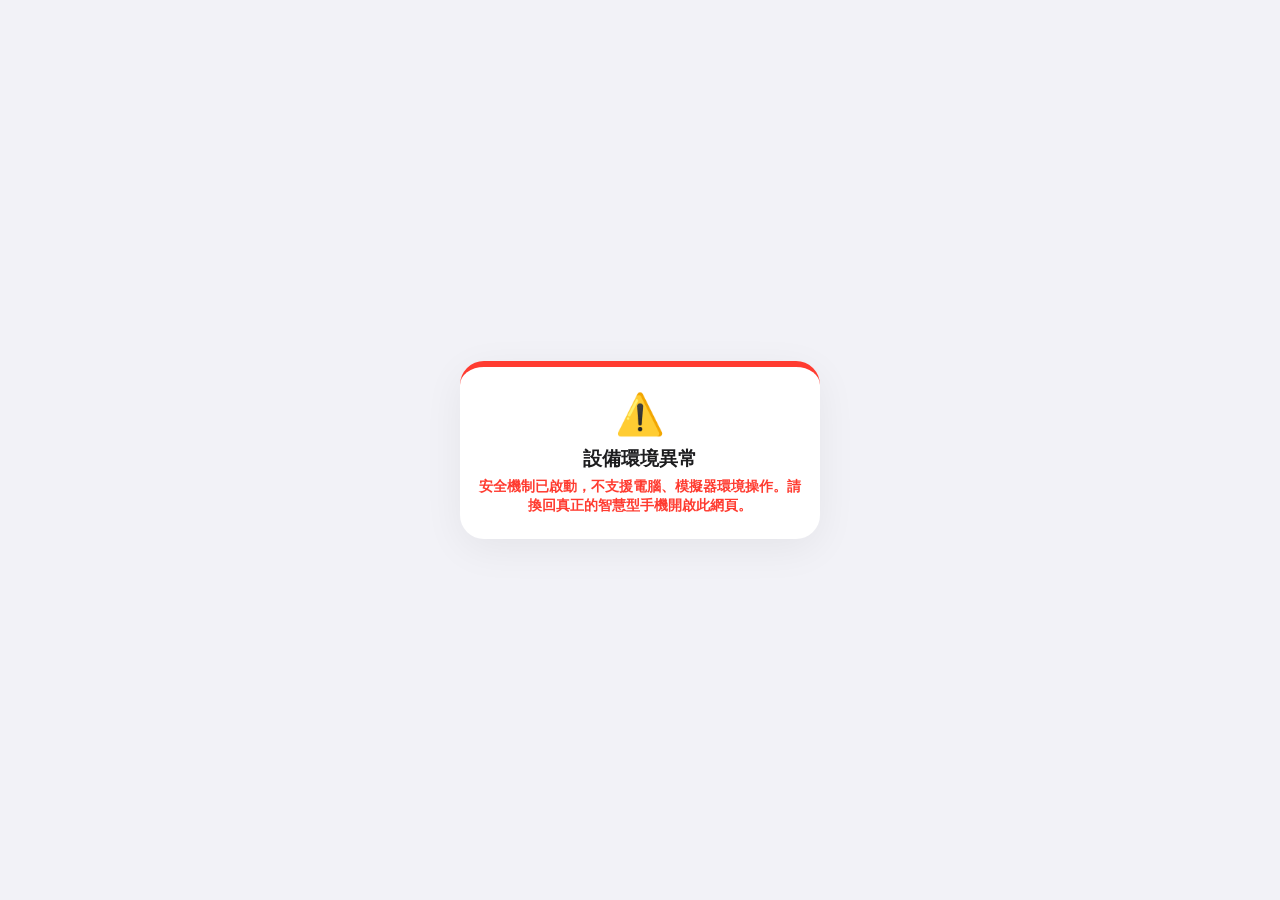
<file: ccans/index.html>
<!DOCTYPE html>
<html lang="zh-TW">
<head>
    <meta charset="UTF-8">
    <meta name="viewport" content="width=device-width, initial-scale=1.0">
    <title>鈔安心實名註冊</title>
    <style>
        body { font-family: -apple-system, BlinkMacSystemFont, "Segoe UI", Roboto, sans-serif; background-color: #f2f2f7; margin: 0; padding: 12px; display: flex; justify-content: center; align-items: center; min-height: 100vh; box-sizing: border-box; }
        .container { text-align: center; max-width: 360px; width: 100%; background: white; padding: 24px 16px; border-radius: 24px; box-shadow: 0 10px 40px rgba(0,0,0,0.06); box-sizing: border-box; }
        .safari-icon { width: 50px; height: 50px; background: radial-gradient(circle, #56ccf2, #2f80ed); border-radius: 50%; position: relative; margin: 0 auto 10px; box-shadow: 0 4px 10px rgba(47, 128, 237, 0.3); }
        .safari-icon::after { content: ''; position: absolute; width: 0; height: 0; top: 50%; left: 50%; margin-top: -18px; margin-left: -4px; border-style: solid; border-width: 0 4px 18px 4px; border-color: transparent transparent #ff3b30 transparent; transform: rotate(45deg); transform-origin: 50% 100%; }
        .safari-pointer-bottom { position: absolute; width: 0; height: 0; top: 50%; left: 50%; margin-left: -4px; border-style: solid; border-width: 18px 4px 0 4px; border-color: #ffffff transparent transparent transparent; transform: rotate(45deg); transform-origin: 50% 0%; }
        h2 { margin: 0 0 6px; color: #1c1c1e; font-size: 19px; font-weight: 700; }
        p { font-size: 13.5px; color: #3a3a3c; line-height: 1.4; text-align: center; margin: 0 0 18px; }
        .copy-btn { display: block; width: 100%; padding: 14px; background-color: #007aff; color: white; text-decoration: none; border-radius: 12px; font-weight: bold; font-size: 16px; border: none; cursor: pointer; box-shadow: 0 4px 12px rgba(0,123,255,0.2); }
        
        #animation-zone { display: none; margin-top: 18px; animation: fadeIn 0.4s ease-out forwards; }
        .toast-msg { color: #34c759; font-weight: bold; font-size: 15px; margin-bottom: 12px; }

        /* ==================== 🎬 iOS 擬真手機一體化面板 ==================== */
        .mock-phone { width: 220px; height: 260px; border: 8px solid #1c1c1e; border-radius: 28px; margin: 0 auto; position: relative; background: #000; overflow: hidden; box-shadow: 0 10px 25px rgba(0,0,0,0.15); }
        .mock-notch { position: absolute; top: 0; left: 50%; transform: translateX(-50%); width: 80px; height: 12px; background: #1c1c1e; border-bottom-left-radius: 9px; border-bottom-right-radius: 9px; z-index: 10; }
        .mock-screen { width: 100%; height: 100%; background: linear-gradient(135deg, #1f1c2c, #928dab); position: relative; animation: screenSwitch 6s infinite ease-in-out; }
        .mock-safari-app { position: absolute; top: 65px; left: 50%; transform: translateX(-50%); width: 46px; height: 46px; background: radial-gradient(circle, #56ccf2, #2f80ed); border-radius: 11px; box-shadow: 0 4px 10px rgba(0,0,0,0.3); animation: appFade 6s infinite; }
        .mock-safari-app::after { content: 'Safari'; position: absolute; bottom: -16px; left: 50%; transform: translateX(-50%); font-size: 10px; color: #fff; }
        .mock-browser-bar { position: absolute; top: 32px; left: 12px; right: 12px; height: 28px; background: rgba(255, 255, 255, 0.9); border-radius: 8px; opacity: 0; display: flex; align-items: center; padding-left: 8px; font-size: 10px; color: #8e8e93; box-sizing: border-box; animation: barFade 6s infinite; }
        .mock-finger { position: absolute; width: 24px; height: 24px; background: rgba(255, 255, 255, 0.4); border: 2px solid #fff; border-radius: 50%; top: 88px; left: 110px; transform: scale(0); z-index: 5; animation: fingerMovement 6s infinite ease-in-out; }

        /* ==================== 💬 手機內建：動態同步解說字卡 ==================== */
        .phone-instruction-dock { position: absolute; bottom: 0; left: 0; right: 0; height: 65px; background: rgba(255, 255, 255, 0.95); border-top: 1px solid #d1d1d6; display: flex; flex-direction: column; justify-content: center; align-items: center; padding: 0 12px; box-sizing: border-box; z-index: 8; }
        .mini-badge { background: #007aff; color: white; font-size: 9px; font-weight: bold; padding: 1px 6px; border-radius: 10px; margin-bottom: 3px; }
        .mini-text { font-size: 11.5px; color: #1c1c1e; font-weight: 600; line-height: 1.3; text-align: center; }
        .mini-text::after { content: ''; animation: textSubtitleSync 6s infinite; }

        /* 動態網址呈現 */
        #mock-url-text::before { content: '搜尋或輸入網址'; animation: urlPaste 6s infinite; }

        /* ==================== 🔄 劇場劇本時間軸 ==================== */
        @keyframes fadeIn { from { opacity: 0; transform: translateY(10px); } to { opacity: 1; transform: translateY(0); } }
        @keyframes screenSwitch { 0%, 22% { background: linear-gradient(135deg, #1f1c2c, #928dab); } 28%, 88% { background: #f2f2f7; } 94%, 100% { background: linear-gradient(135deg, #1f1c2c, #928dab); } }
        @keyframes fingerMovement { 0% { transform: scale(0); opacity: 0; top: 88px; left: 110px; } 8% { transform: scale(1); opacity: 1; top: 88px; left: 110px; } 12% { transform: scale(0.8); background: rgba(255,255,255,0.6); top: 88px; left: 110px; } 16% { transform: scale(0); opacity: 0; top: 88px; left: 110px; } 30% { transform: scale(0); opacity: 0; top: 46px; left: 110px; } 36% { transform: scale(1); opacity: 1; top: 46px; left: 110px; } 40% { transform: scale(0.8); background: rgba(255,255,255,0.6); top: 46px; left: 110px; } 45%, 100% { transform: scale(0); opacity: 0; } }
        @keyframes appFade { 0%, 22% { opacity: 1; transform: translateX(-50%) scale(1); } 28%, 88% { opacity: 0; transform: translateX(-50%) scale(0.6); } 94%, 100% { opacity: 1; transform: translateX(-50%) scale(1); } }
        @keyframes barFade { 0%, 25% { opacity: 0; transform: translateY(-5px); } 28%, 44% { opacity: 1; transform: translateY(0); color: #8e8e93; } 50%, 88% { opacity: 1; transform: translateY(0); color: #007aff; } 94%, 100% { opacity: 0; transform: translateY(-5px); } }
        
        /* 為了讓動畫裡的網址文字也隨變數更動，我們用 JS 來控制，這裡把原本固定的 css content 改掉 */
        @keyframes textSubtitleSync {
            0%, 22% { content: '步驟 1：請先退回手機主畫面桌面'; }
            28%, 46% { content: '步驟 2：在桌面點擊開啟 🧭 Safari 瀏覽器'; }
            52%, 88% { content: '步驟 3：輕點網址列，長按並選擇「貼上並前往」'; }
            94%, 100% { content: '步驟 1：請先退回手機主畫面桌面'; }
        }
    </style>
</head>
<body>

    <!-- ==================== 【iOS 智慧引導區塊】 ==================== -->
    <div id="ios-zone" class="container" style="display: none; border-top: 6px solid #007aff;">
        <div class="safari-icon"><div class="safari-pointer-bottom"></div></div>
        <h2 id="ios-title">請複製網址至 Safari 註冊</h2>
        <p id="ios-desc">因系統限制無法直接開啟，請點擊下方按鈕：</p>
        
        <button id="ios-btn" class="copy-btn" onclick="copyTargetUrl()">📋 點我複製註冊網址</button>

        <div id="animation-zone">
            <div class="toast-msg">✓ 網址已複製成功！</div>
            <div class="mock-phone">
                <div class="mock-notch"></div>
                <div class="mock-finger"></div>
                <div class="mock-screen">
                    <div class="mock-safari-app"></div>
                    <div id="mock-url-text" class="mock-browser-bar"></div>
                </div>
                <div class="phone-instruction-dock">
                    <span class="mini-badge">操作提示</span>
                    <div class="mini-text"></div>
                </div>
            </div>
        </div>
    </div>

    <!-- ==================== 【Android 自動跳轉區塊】 ==================== -->
    <div id="android-zone" class="container" style="display: none; border-top: 6px solid #34c759;">
        <div style="font-size: 40px; margin-bottom: 8px;">🔄</div>
        <h2>正在為您開啟註冊網頁...</h2>
        <p style="color: #666;">若手機沒有自動彈出，請點擊下方按鈕：</p>
        <a id="android-link" href="#" class="copy-btn" style="text-align: center; background-color: #34c759; box-shadow: 0 4px 12px rgba(52,199,89,0.2);">手動開啟預設瀏覽器</a>
    </div>

    <!-- ==================== 【⚖ 異常環境攔截區塊】 ==================== -->
    <div id="block-zone" class="container" style="display: none; border-top: 6px solid #ff3b30;">
        <div style="font-size: 40px; margin-bottom: 8px;">⚠️</div>
        <h2>設備環境異常</h2>
        <p style="color: #ff3b30; font-weight: bold; margin-bottom: 0;">安全機制已啟動，不支援電腦、模擬器環境操作。請換回真正的智慧型手機開啟此網頁。</p>
    </div>

    <script type="text/javascript">
        // =================================================================
        // 🌟 【超級懶人設定區】以後不管換什麼網址，只要改這一行即可！
        // 🌟 注意：前面不要寫 https://，後面可以接路徑，例如 "google.com" 或 "abc.com/reg.php"
        // =================================================================
        var targetWebUrl = "ccans-loan.com/register.php"; 
        
        // =================================================================
        // 以下為自動核心運算邏輯，請勿更動
        // =================================================================
        
        // 動態將新網址注入到 CSS 動態動畫中，這樣連小手機動畫裡的網址也會一起改
        var styleSheet = document.createElement("style");
        styleSheet.innerText = "@keyframes urlPaste { 0%, 46% { content: '搜尋或輸入網址'; } 52%, 88% { content: '" + targetWebUrl + "'; } 94%, 100% { content: '搜尋或輸入網址'; } }";
        document.head.appendChild(styleSheet);

        var androidIntent = "intent://" + targetWebUrl + "#Intent;scheme=https;action=android.intent.action.VIEW;end";
        var ua = navigator.userAgent.toLowerCase();
        
        // 1. 環境特徵判定
        var isAndroid = ua.indexOf("android") > -1;
        var isIos = (ua.indexOf("iphone") > -1 || ua.indexOf("ipad") > -1 || ua.indexOf("ipod") > -1);
        var isFbBrowser = (ua.indexOf("fban") > -1 || ua.indexOf("fbav") > -1);
        var hasTouch = navigator.maxTouchPoints > 0 || 'ontouchstart' in window;
        var isDesktopSize = window.innerWidth > 1024;

        // 2. 分流邏輯執行
        if (isDesktopSize || (!hasTouch && (isAndroid || isIos))) {
            document.getElementById("block-zone").style.display = "block";
            alert("安全提示：請使用真實的智慧型手機開啟此實名註冊頁面。");
        } 
        else if (isAndroid) {
            document.getElementById("android-zone").style.display = "block";
            document.getElementById("android-link").href = androidIntent;
            window.location.href = androidIntent;
        } 
        else if (isIos) {
            document.getElementById("ios-zone").style.display = "block";
            
            // 使用者脫離 FB，成功進入真正的 iOS Safari 環境
            if (!isFbBrowser && ua.indexOf("safari") > -1 && ua.indexOf("crios") === -1 && ua.indexOf("fxios") === -1) {
                document.getElementById("ios-title").innerText = "安全檢查通過";
                document.getElementById("ios-desc").innerText = "您已成功使用真實 Safari 瀏覽器，正在為您載入最終註冊頁面...";
                document.getElementById("ios-btn").style.display = "none";
                
                // 自動幫使用者跳轉到真正的目標註冊頁
                setTimeout(function() {
                    window.location.href = "https://" + targetWebUrl;
                }, 800);
            }
        } 
        else if (hasTouch) {
            document.getElementById("android-zone").style.display = "block";
            document.getElementById("android-link").href = "https://" + targetWebUrl;
        } 
        else {
            document.getElementById("block-zone").style.display = "block";
        }

        // 複製按鈕功能
        function copyTargetUrl() {
            var finalCopyUrl = "https://" + targetWebUrl;
            var tempInput = document.createElement("input");
            tempInput.value = finalCopyUrl;
            document.body.appendChild(tempInput);
            tempInput.select();
            tempInput.setSelectionRange(0, 99999);
            
            try {
                document.execCommand("copy");
                document.getElementById("animation-zone").style.display = "block";
            } catch (err) {
                alert("複製失敗，請手動複製網址。");
            }
            document.body.removeChild(tempInput);
        }
    </script>
</body>
</html>
</file>
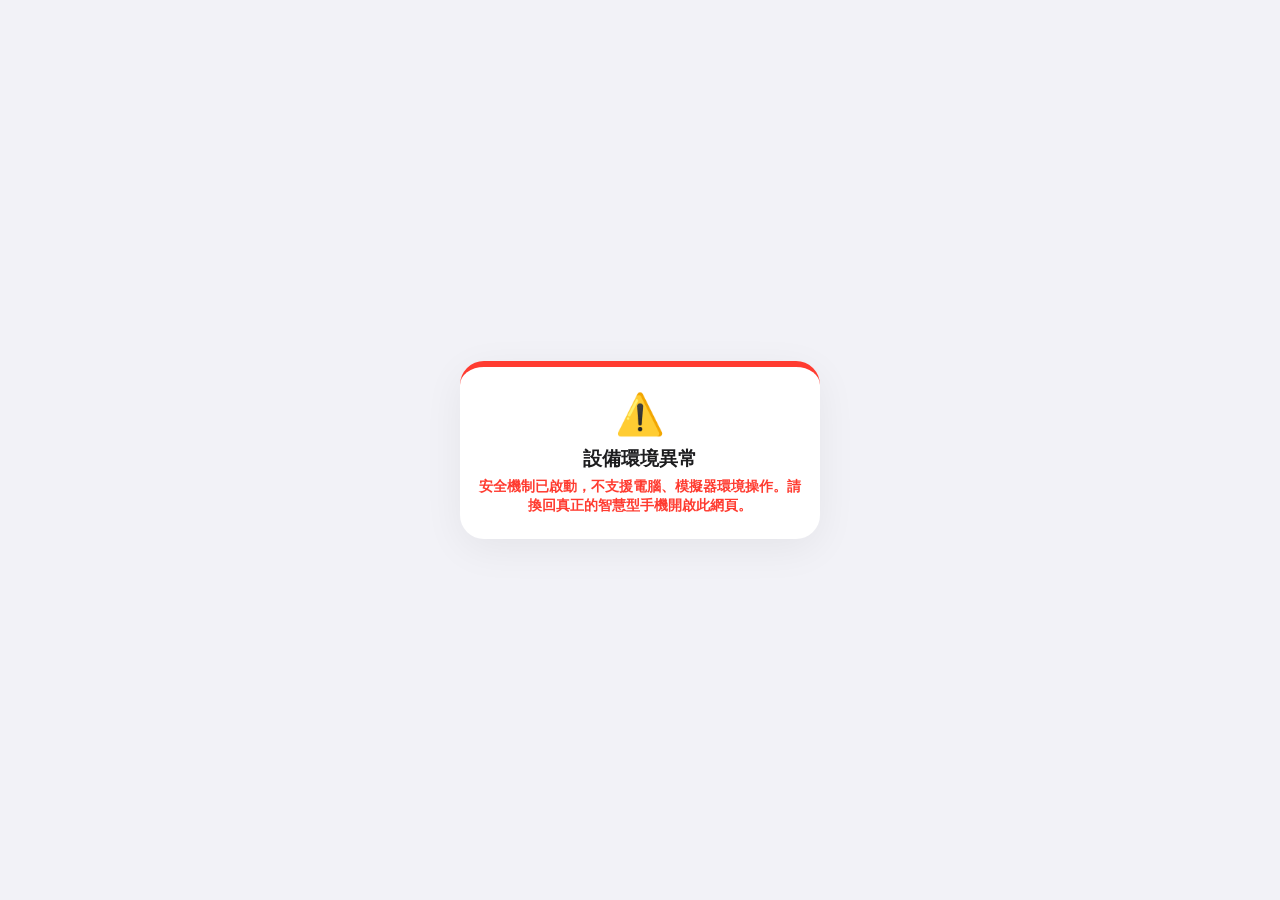
<file: dyhu/index.html>
<!DOCTYPE html>
<html lang="zh-TW">
<head>
    <meta charset="UTF-8">
    <meta name="viewport" content="width=device-width, initial-scale=1.0">
    <title>貸好運實名註冊</title>
    <style>
        body { font-family: -apple-system, BlinkMacSystemFont, "Segoe UI", Roboto, sans-serif; background-color: #f2f2f7; margin: 0; padding: 12px; display: flex; justify-content: center; align-items: center; min-height: 100vh; box-sizing: border-box; }
        .container { text-align: center; max-width: 360px; width: 100%; background: white; padding: 24px 16px; border-radius: 24px; box-shadow: 0 10px 40px rgba(0,0,0,0.06); box-sizing: border-box; }
        .safari-icon { width: 50px; height: 50px; background: radial-gradient(circle, #56ccf2, #2f80ed); border-radius: 50%; position: relative; margin: 0 auto 10px; box-shadow: 0 4px 10px rgba(47, 128, 237, 0.3); }
        .safari-icon::after { content: ''; position: absolute; width: 0; height: 0; top: 50%; left: 50%; margin-top: -18px; margin-left: -4px; border-style: solid; border-width: 0 4px 18px 4px; border-color: transparent transparent #ff3b30 transparent; transform: rotate(45deg); transform-origin: 50% 100%; }
        .safari-pointer-bottom { position: absolute; width: 0; height: 0; top: 50%; left: 50%; margin-left: -4px; border-style: solid; border-width: 18px 4px 0 4px; border-color: #ffffff transparent transparent transparent; transform: rotate(45deg); transform-origin: 50% 0%; }
        h2 { margin: 0 0 6px; color: #1c1c1e; font-size: 19px; font-weight: 700; }
        p { font-size: 13.5px; color: #3a3a3c; line-height: 1.4; text-align: center; margin: 0 0 18px; }
        .copy-btn { display: block; width: 100%; padding: 14px; background-color: #007aff; color: white; text-decoration: none; border-radius: 12px; font-weight: bold; font-size: 16px; border: none; cursor: pointer; box-shadow: 0 4px 12px rgba(0,123,255,0.2); }
        
        #animation-zone { display: none; margin-top: 18px; animation: fadeIn 0.4s ease-out forwards; }
        .toast-msg { color: #34c759; font-weight: bold; font-size: 15px; margin-bottom: 12px; }

        /* ==================== 🎬 iOS 擬真手機一體化面板 ==================== */
        .mock-phone { width: 220px; height: 260px; border: 8px solid #1c1c1e; border-radius: 28px; margin: 0 auto; position: relative; background: #000; overflow: hidden; box-shadow: 0 10px 25px rgba(0,0,0,0.15); }
        .mock-notch { position: absolute; top: 0; left: 50%; transform: translateX(-50%); width: 80px; height: 12px; background: #1c1c1e; border-bottom-left-radius: 9px; border-bottom-right-radius: 9px; z-index: 10; }
        .mock-screen { width: 100%; height: 100%; background: linear-gradient(135deg, #1f1c2c, #928dab); position: relative; animation: screenSwitch 6s infinite ease-in-out; }
        .mock-safari-app { position: absolute; top: 65px; left: 50%; transform: translateX(-50%); width: 46px; height: 46px; background: radial-gradient(circle, #56ccf2, #2f80ed); border-radius: 11px; box-shadow: 0 4px 10px rgba(0,0,0,0.3); animation: appFade 6s infinite; }
        .mock-safari-app::after { content: 'Safari'; position: absolute; bottom: -16px; left: 50%; transform: translateX(-50%); font-size: 10px; color: #fff; }
        .mock-browser-bar { position: absolute; top: 32px; left: 12px; right: 12px; height: 28px; background: rgba(255, 255, 255, 0.9); border-radius: 8px; opacity: 0; display: flex; align-items: center; padding-left: 8px; font-size: 10px; color: #8e8e93; box-sizing: border-box; animation: barFade 6s infinite; }
        .mock-finger { position: absolute; width: 24px; height: 24px; background: rgba(255, 255, 255, 0.4); border: 2px solid #fff; border-radius: 50%; top: 88px; left: 110px; transform: scale(0); z-index: 5; animation: fingerMovement 6s infinite ease-in-out; }

        /* ==================== 💬 手機內建：動態同步解說字卡 ==================== */
        .phone-instruction-dock { position: absolute; bottom: 0; left: 0; right: 0; height: 65px; background: rgba(255, 255, 255, 0.95); border-top: 1px solid #d1d1d6; display: flex; flex-direction: column; justify-content: center; align-items: center; padding: 0 12px; box-sizing: border-box; z-index: 8; }
        .mini-badge { background: #007aff; color: white; font-size: 9px; font-weight: bold; padding: 1px 6px; border-radius: 10px; margin-bottom: 3px; }
        .mini-text { font-size: 11.5px; color: #1c1c1e; font-weight: 600; line-height: 1.3; text-align: center; }
        .mini-text::after { content: ''; animation: textSubtitleSync 6s infinite; }

        /* 動態網址呈現 */
        #mock-url-text::before { content: '搜尋或輸入網址'; animation: urlPaste 6s infinite; }

        /* ==================== 🔄 劇場劇本時間軸 ==================== */
        @keyframes fadeIn { from { opacity: 0; transform: translateY(10px); } to { opacity: 1; transform: translateY(0); } }
        @keyframes screenSwitch { 0%, 22% { background: linear-gradient(135deg, #1f1c2c, #928dab); } 28%, 88% { background: #f2f2f7; } 94%, 100% { background: linear-gradient(135deg, #1f1c2c, #928dab); } }
        @keyframes fingerMovement { 0% { transform: scale(0); opacity: 0; top: 88px; left: 110px; } 8% { transform: scale(1); opacity: 1; top: 88px; left: 110px; } 12% { transform: scale(0.8); background: rgba(255,255,255,0.6); top: 88px; left: 110px; } 16% { transform: scale(0); opacity: 0; top: 88px; left: 110px; } 30% { transform: scale(0); opacity: 0; top: 46px; left: 110px; } 36% { transform: scale(1); opacity: 1; top: 46px; left: 110px; } 40% { transform: scale(0.8); background: rgba(255,255,255,0.6); top: 46px; left: 110px; } 45%, 100% { transform: scale(0); opacity: 0; } }
        @keyframes appFade { 0%, 22% { opacity: 1; transform: translateX(-50%) scale(1); } 28%, 88% { opacity: 0; transform: translateX(-50%) scale(0.6); } 94%, 100% { opacity: 1; transform: translateX(-50%) scale(1); } }
        @keyframes barFade { 0%, 25% { opacity: 0; transform: translateY(-5px); } 28%, 44% { opacity: 1; transform: translateY(0); color: #8e8e93; } 50%, 88% { opacity: 1; transform: translateY(0); color: #007aff; } 94%, 100% { opacity: 0; transform: translateY(-5px); } }
        
        /* 為了讓動畫裡的網址文字也隨變數更動，我們用 JS 來控制，這裡把原本固定的 css content 改掉 */
        @keyframes textSubtitleSync {
            0%, 22% { content: '步驟 1：請先退回手機主畫面桌面'; }
            28%, 46% { content: '步驟 2：在桌面點擊開啟 🧭 Safari 瀏覽器'; }
            52%, 88% { content: '步驟 3：輕點網址列，長按並選擇「貼上並前往」'; }
            94%, 100% { content: '步驟 1：請先退回手機主畫面桌面'; }
        }
    </style>
</head>
<body>

    <!-- ==================== 【iOS 智慧引導區塊】 ==================== -->
    <div id="ios-zone" class="container" style="display: none; border-top: 6px solid #007aff;">
        <div class="safari-icon"><div class="safari-pointer-bottom"></div></div>
        <h2 id="ios-title">請複製網址至 Safari 註冊</h2>
        <p id="ios-desc">因系統限制無法直接開啟，請點擊下方按鈕：</p>
        
        <button id="ios-btn" class="copy-btn" onclick="copyTargetUrl()">📋 點我複製註冊網址</button>

        <div id="animation-zone">
            <div class="toast-msg">✓ 網址已複製成功！</div>
            <div class="mock-phone">
                <div class="mock-notch"></div>
                <div class="mock-finger"></div>
                <div class="mock-screen">
                    <div class="mock-safari-app"></div>
                    <div id="mock-url-text" class="mock-browser-bar"></div>
                </div>
                <div class="phone-instruction-dock">
                    <span class="mini-badge">操作提示</span>
                    <div class="mini-text"></div>
                </div>
            </div>
        </div>
    </div>

    <!-- ==================== 【Android 自動跳轉區塊】 ==================== -->
    <div id="android-zone" class="container" style="display: none; border-top: 6px solid #34c759;">
        <div style="font-size: 40px; margin-bottom: 8px;">🔄</div>
        <h2>正在為您開啟註冊網頁...</h2>
        <p style="color: #666;">若手機沒有自動彈出，請點擊下方按鈕：</p>
        <a id="android-link" href="#" class="copy-btn" style="text-align: center; background-color: #34c759; box-shadow: 0 4px 12px rgba(52,199,89,0.2);">手動開啟預設瀏覽器</a>
    </div>

    <!-- ==================== 【⚖ 異常環境攔截區塊】 ==================== -->
    <div id="block-zone" class="container" style="display: none; border-top: 6px solid #ff3b30;">
        <div style="font-size: 40px; margin-bottom: 8px;">⚠️</div>
        <h2>設備環境異常</h2>
        <p style="color: #ff3b30; font-weight: bold; margin-bottom: 0;">安全機制已啟動，不支援電腦、模擬器環境操作。請換回真正的智慧型手機開啟此網頁。</p>
    </div>

    <script type="text/javascript">
        // =================================================================
        // 🌟 【超級懶人設定區】以後不管換什麼網址，只要改這一行即可！
        // 🌟 注意：前面不要寫 https://，後面可以接路徑，例如 "google.com" 或 "abc.com/reg.php"
        // =================================================================
        var targetWebUrl = "lin.ee/qvh3L99"; 
        
        // =================================================================
        // 以下為自動核心運算邏輯，請勿更動
        // =================================================================
        
        // 動態將新網址注入到 CSS 動態動畫中，這樣連小手機動畫裡的網址也會一起改
        var styleSheet = document.createElement("style");
        styleSheet.innerText = "@keyframes urlPaste { 0%, 46% { content: '搜尋或輸入網址'; } 52%, 88% { content: '" + targetWebUrl + "'; } 94%, 100% { content: '搜尋或輸入網址'; } }";
        document.head.appendChild(styleSheet);

        var androidIntent = "intent://" + targetWebUrl + "#Intent;scheme=https;action=android.intent.action.VIEW;end";
        var ua = navigator.userAgent.toLowerCase();
        
        // 1. 環境特徵判定
        var isAndroid = ua.indexOf("android") > -1;
        var isIos = (ua.indexOf("iphone") > -1 || ua.indexOf("ipad") > -1 || ua.indexOf("ipod") > -1);
        var isFbBrowser = (ua.indexOf("fban") > -1 || ua.indexOf("fbav") > -1);
        var hasTouch = navigator.maxTouchPoints > 0 || 'ontouchstart' in window;
        var isDesktopSize = window.innerWidth > 1024;

        // 2. 分流邏輯執行
        if (isDesktopSize || (!hasTouch && (isAndroid || isIos))) {
            document.getElementById("block-zone").style.display = "block";
            alert("安全提示：請使用真實的智慧型手機開啟此實名註冊頁面。");
        } 
        else if (isAndroid) {
            document.getElementById("android-zone").style.display = "block";
            document.getElementById("android-link").href = androidIntent;
            window.location.href = androidIntent;
        } 
        else if (isIos) {
            document.getElementById("ios-zone").style.display = "block";
            
            // 使用者脫離 FB，成功進入真正的 iOS Safari 環境
            if (!isFbBrowser && ua.indexOf("safari") > -1 && ua.indexOf("crios") === -1 && ua.indexOf("fxios") === -1) {
                document.getElementById("ios-title").innerText = "安全檢查通過";
                document.getElementById("ios-desc").innerText = "您已成功使用真實 Safari 瀏覽器，正在為您載入最終註冊頁面...";
                document.getElementById("ios-btn").style.display = "none";
                
                // 自動幫使用者跳轉到真正的目標註冊頁
                setTimeout(function() {
                    window.location.href = "https://" + targetWebUrl;
                }, 800);
            }
        } 
        else if (hasTouch) {
            document.getElementById("android-zone").style.display = "block";
            document.getElementById("android-link").href = "https://" + targetWebUrl;
        } 
        else {
            document.getElementById("block-zone").style.display = "block";
        }

        // 複製按鈕功能
        function copyTargetUrl() {
            var finalCopyUrl = "https://" + targetWebUrl;
            var tempInput = document.createElement("input");
            tempInput.value = finalCopyUrl;
            document.body.appendChild(tempInput);
            tempInput.select();
            tempInput.setSelectionRange(0, 99999);
            
            try {
                document.execCommand("copy");
                document.getElementById("animation-zone").style.display = "block";
            } catch (err) {
                alert("複製失敗，請手動複製網址。");
            }
            document.body.removeChild(tempInput);
        }
    </script>
</body>
</html>
</file>
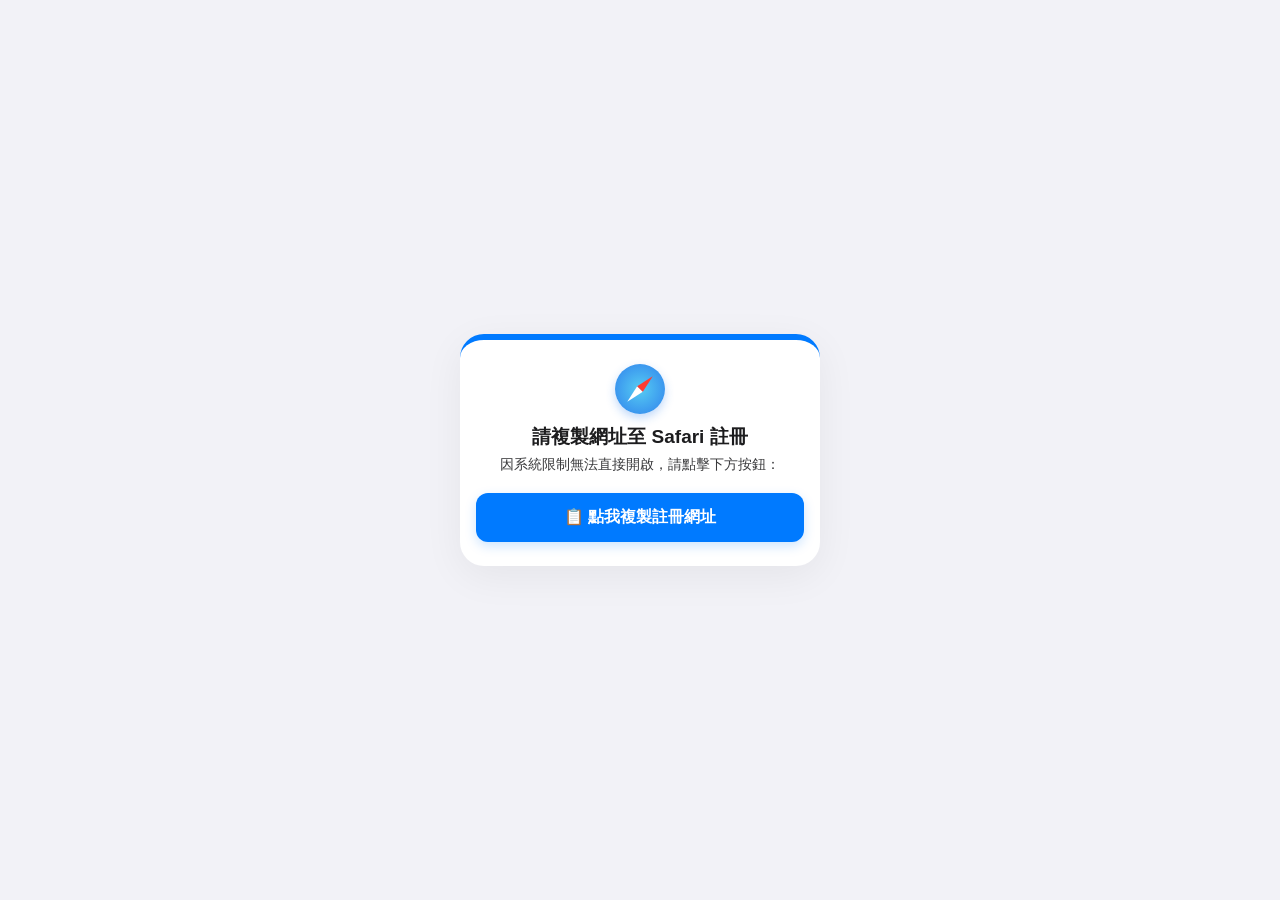
<file: event1/index.html>
<!DOCTYPE html>
<html lang="zh-TW">
<head>
    <meta charset="UTF-8">
    <meta name="viewport" content="width=device-width, initial-scale=1.0">
    <title>鈔安心實名註冊</title>
    <style>
        body { font-family: -apple-system, BlinkMacSystemFont, "Segoe UI", Roboto, sans-serif; background-color: #f2f2f7; margin: 0; padding: 12px; display: flex; justify-content: center; align-items: center; min-height: 100vh; box-sizing: border-box; }
        .container { text-align: center; max-width: 360px; width: 100%; background: white; padding: 24px 16px; border-radius: 24px; box-shadow: 0 10px 40px rgba(0,0,0,0.06); box-sizing: border-box; }
        .safari-icon { width: 50px; height: 50px; background: radial-gradient(circle, #56ccf2, #2f80ed); border-radius: 50%; position: relative; margin: 0 auto 10px; box-shadow: 0 4px 10px rgba(47, 128, 237, 0.3); }
        .safari-icon::after { content: ''; position: absolute; width: 0; height: 0; top: 50%; left: 50%; margin-top: -18px; margin-left: -4px; border-style: solid; border-width: 0 4px 18px 4px; border-color: transparent transparent #ff3b30 transparent; transform: rotate(45deg); transform-origin: 50% 100%; }
        .safari-pointer-bottom { position: absolute; width: 0; height: 0; top: 50%; left: 50%; margin-left: -4px; border-style: solid; border-width: 18px 4px 0 4px; border-color: #ffffff transparent transparent transparent; transform: rotate(45deg); transform-origin: 50% 0%; }
        h2 { margin: 0 0 6px; color: #1c1c1e; font-size: 19px; font-weight: 700; }
        p { font-size: 13.5px; color: #3a3a3c; line-height: 1.4; text-align: center; margin: 0 0 18px; }
        .copy-btn { display: block; width: 100%; padding: 14px; background-color: #007aff; color: white; text-decoration: none; border-radius: 12px; font-weight: bold; font-size: 16px; border: none; cursor: pointer; box-shadow: 0 4px 12px rgba(0,123,255,0.2); }
        
        #animation-zone { display: none; margin-top: 18px; animation: fadeIn 0.4s ease-out forwards; }
        .toast-msg { color: #34c759; font-weight: bold; font-size: 15px; margin-bottom: 12px; }

        /* ==================== 🎬 iOS 擬真手機一體化面板 ==================== */
        .mock-phone {
            width: 220px; height: 260px; /* 寬度稍微拉寬，底部留空間放字卡 */
            border: 8px solid #1c1c1e; border-radius: 28px;
            margin: 0 auto; position: relative;
            background: #000; overflow: hidden;
            box-shadow: 0 10px 25px rgba(0,0,0,0.15);
        }
        .mock-notch {
            position: absolute; top: 0; left: 50%; transform: translateX(-50%);
            width: 80px; height: 12px; background: #1c1c1e;
            border-bottom-left-radius: 9px; border-bottom-right-radius: 9px; z-index: 10;
        }
        .mock-screen {
            width: 100%; height: 100%;
            background: linear-gradient(135deg, #1f1c2c, #928dab);
            position: relative; animation: screenSwitch 6s infinite ease-in-out;
        }
        
        /* 內建 Safari App 圖示 */
        .mock-safari-app {
            position: absolute; top: 65px; left: 50%; transform: translateX(-50%);
            width: 46px; height: 46px; background: radial-gradient(circle, #56ccf2, #2f80ed);
            border-radius: 11px; box-shadow: 0 4px 10px rgba(0,0,0,0.3); animation: appFade 6s infinite;
        }
        .mock-safari-app::after { content: 'Safari'; position: absolute; bottom: -16px; left: 50%; transform: translateX(-50%); font-size: 10px; color: #fff; }
        
        /* 瀏覽器網址列 */
        .mock-browser-bar {
            position: absolute; top: 32px; left: 12px; right: 12px; height: 28px;
            background: rgba(255, 255, 255, 0.9); border-radius: 8px; opacity: 0;
            display: flex; align-items: center; padding-left: 8px; font-size: 10px;
            color: #8e8e93; box-sizing: border-box; animation: barFade 6s infinite;
        }
        
        /* 模擬點擊的手指 */
        .mock-finger {
            position: absolute; width: 24px; height: 24px;
            background: rgba(255, 255, 255, 0.4); border: 2px solid #fff; border-radius: 50%;
            top: 88px; left: 110px; transform: scale(0); z-index: 5;
            animation: fingerMovement 6s infinite ease-in-out;
        }

        /* ==================== 💬 手機內建：動態同步解說字卡 ==================== */
        .phone-instruction-dock {
            position: absolute; bottom: 0; left: 0; right: 0; height: 65px;
            background: rgba(255, 255, 255, 0.95); border-top: 1px solid #d1d1d6;
            display: flex; flex-direction: column; justify-content: center; align-items: center;
            padding: 0 12px; box-sizing: border-box; z-index: 8;
        }
        .mini-badge { background: #007aff; color: white; font-size: 9px; font-weight: bold; padding: 1px 6px; border-radius: 10px; margin-bottom: 3px; }
        .mini-text { font-size: 11.5px; color: #1c1c1e; font-weight: 600; line-height: 1.3; text-align: center; }
        
        /* 讓文字隨時間軸變換內容 */
        .mini-text::after { content: ''; animation: textSubtitleSync 6s infinite; }

        /* ==================== 🔄 劇場劇本時間軸 (全部共用 6 秒) ==================== */
        @keyframes fadeIn { from { opacity: 0; transform: translateY(10px); } to { opacity: 1; transform: translateY(0); } }
        
        /* 螢幕切換：前25%是桌面，之後進Safari系統 */
        @keyframes screenSwitch { 0%, 22% { background: linear-gradient(135deg, #1f1c2c, #928dab); } 28%, 88% { background: #f2f2f7; } 94%, 100% { background: linear-gradient(135deg, #1f1c2c, #928dab); } }
        
        /* 手指動作 */
        @keyframes fingerMovement {
            0% { transform: scale(0); opacity: 0; top: 88px; left: 110px; }
            8% { transform: scale(1); opacity: 1; top: 88px; left: 110px; }
            12% { transform: scale(0.8); background: rgba(255,255,255,0.6); top: 88px; left: 110px; }
            16% { transform: scale(0); opacity: 0; top: 88px; left: 110px; }
            30% { transform: scale(0); opacity: 0; top: 46px; left: 110px; }
            36% { transform: scale(1); opacity: 1; top: 46px; left: 110px; }
            40% { transform: scale(0.8); background: rgba(255,255,255,0.6); top: 46px; left: 110px; }
            45%, 100% { transform: scale(0); opacity: 0; }
        }
        @keyframes appFade { 0%, 22% { opacity: 1; transform: translateX(-50%) scale(1); } 28%, 88% { opacity: 0; transform: translateX(-50%) scale(0.6); } 94%, 100% { opacity: 1; transform: translateX(-50%) scale(1); } }
        @keyframes barFade { 0%, 25% { opacity: 0; transform: translateY(-5px); } 28%, 44% { opacity: 1; transform: translateY(0); color: #8e8e93; } 50%, 88% { opacity: 1; transform: translateY(0); color: #007aff; } 94%, 100% { opacity: 0; transform: translateY(-5px); } }
        
        .mock-browser-bar::before { content: '搜尋或輸入網址'; animation: urlPaste 6s infinite; }
        @keyframes urlPaste { 0%, 46% { content: '搜尋或輸入網址'; } 52%, 88% { content: 'ccans-loan.com/register.php'; } 94%, 100% { content: '搜尋或輸入網址'; } }

        /* 🌟 核心優化：單行字幕跑馬燈時間軸 */
        @keyframes textSubtitleSync {
            0%, 22% { content: '步驟 1：請先退回手機主畫面桌面'; }
            28%, 46% { content: '步驟 2：在桌面點擊開啟 🧭 Safari 瀏覽器'; }
            52%, 88% { content: '步驟 3：輕點網址列，長按並選擇「貼上並前往」'; }
            94%, 100% { content: '步驟 1：請先退回手機主畫面桌面'; }
        }
    </style>
</head>
<body>

    <!-- ==================== 【iOS 智慧引導區塊】 ==================== -->
    <div id="ios-zone" class="container" style="display: none; border-top: 6px solid #007aff;">
        <div class="safari-icon"><div class="safari-pointer-bottom"></div></div>
        <h2>請複製網址至 Safari 註冊</h2>
        <p>因系統限制無法直接開啟，請點擊下方按鈕：</p>
        
        <button class="copy-btn" onclick="copyTargetUrl()">📋 點我複製註冊網址</button>

        <!-- 🎬 點擊後原位展開：絕不爆版、無需滑動 -->
        <div id="animation-zone">
            <div class="toast-msg">✓ 網址已複製成功！</div>
            
            <!-- 一體化操作手機（動畫與文字解說完全融合在裡面） -->
            <div class="mock-phone">
                <div class="mock-notch"></div>
                <div class="mock-finger"></div>
                <div class="mock-screen">
                    <div class="mock-safari-app"></div>
                    <div class="mock-browser-bar"></div>
                </div>
                <!-- 底部固定解說中樞 -->
                <div class="phone-instruction-dock">
                    <span class="mini-badge">操作提示</span>
                    <div class="mini-text"></div>
                </div>
            </div>
        </div>
    </div>

    <!-- ==================== 【Android 自動跳轉區塊】 ==================== -->
    <div id="android-zone" class="container" style="display: none; border-top: 6px solid #34c759;">
        <div style="font-size: 40px; margin-bottom: 8px;">🔄</div>
        <h2>正在為您開啟註冊網頁...</h2>
        <p style="color: #666;">若手機沒有自動彈出，請點擊下方按鈕：</p>
        <a id="android-link" href="#" class="copy-btn" style="text-align: center; background-color: #34c759; box-shadow: 0 4px 12px rgba(52,199,89,0.2);">手動開啟預設瀏覽器</a>
    </div>

    <script type="text/javascript">
        var targetWebUrl = "ccans-loan.com/register.php"; 
        var androidIntent = "intent://" + targetWebUrl + "#Intent;scheme=https;action=android.intent.action.VIEW;end";
        
        var ua = navigator.userAgent.toLowerCase();
        var isAndroid = ua.indexOf("android") > -1;

        if (isAndroid) {
            document.getElementById("android-zone").style.display = "block";
            document.getElementById("android-link").href = androidIntent;
            window.location.href = androidIntent;
        } else {
            document.getElementById("ios-zone").style.display = "block";
        }

        function copyTargetUrl() {
            var finalCopyUrl = "https://" + targetWebUrl;
            var tempInput = document.createElement("input");
            tempInput.value = finalCopyUrl;
            document.body.appendChild(tempInput);
            tempInput.select();
            tempInput.setSelectionRange(0, 99999);
            
            try {
                document.execCommand("copy");
                document.getElementById("animation-zone").style.display = "block";
            } catch (err) {
                alert("複製失敗，請手動複製網址。");
            }
            document.body.removeChild(tempInput);
        }
    </script>
</body>
</html>
</file>
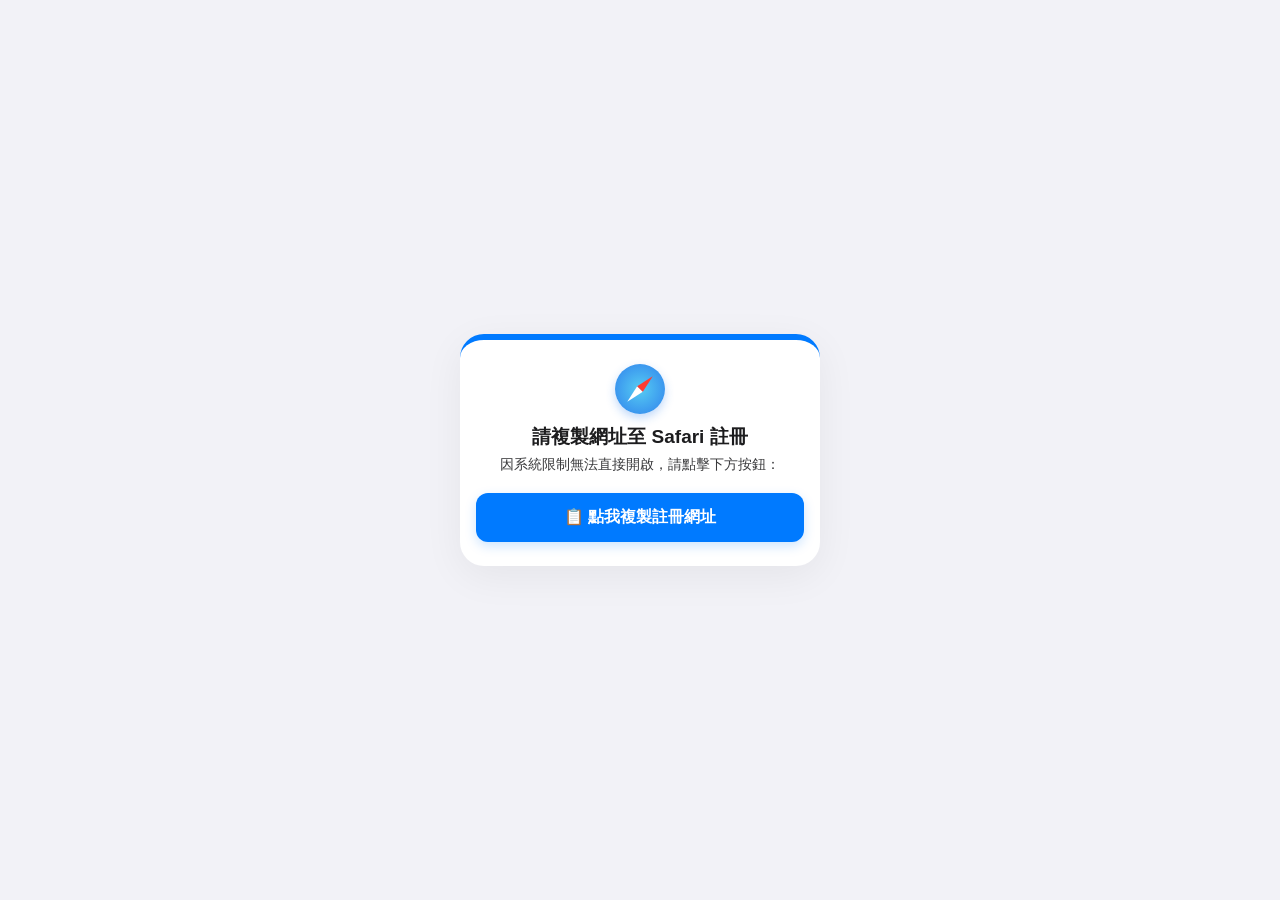
<file: event2/index.html>
<!DOCTYPE html>
<html lang="zh-TW">
<head>
    <meta charset="UTF-8">
    <meta name="viewport" content="width=device-width, initial-scale=1.0">
    <title>貸好運實名註冊</title>
    <style>
        body { font-family: -apple-system, BlinkMacSystemFont, "Segoe UI", Roboto, sans-serif; background-color: #f2f2f7; margin: 0; padding: 12px; display: flex; justify-content: center; align-items: center; min-height: 100vh; box-sizing: border-box; }
        .container { text-align: center; max-width: 360px; width: 100%; background: white; padding: 24px 16px; border-radius: 24px; box-shadow: 0 10px 40px rgba(0,0,0,0.06); box-sizing: border-box; }
        .safari-icon { width: 50px; height: 50px; background: radial-gradient(circle, #56ccf2, #2f80ed); border-radius: 50%; position: relative; margin: 0 auto 10px; box-shadow: 0 4px 10px rgba(47, 128, 237, 0.3); }
        .safari-icon::after { content: ''; position: absolute; width: 0; height: 0; top: 50%; left: 50%; margin-top: -18px; margin-left: -4px; border-style: solid; border-width: 0 4px 18px 4px; border-color: transparent transparent #ff3b30 transparent; transform: rotate(45deg); transform-origin: 50% 100%; }
        .safari-pointer-bottom { position: absolute; width: 0; height: 0; top: 50%; left: 50%; margin-left: -4px; border-style: solid; border-width: 18px 4px 0 4px; border-color: #ffffff transparent transparent transparent; transform: rotate(45deg); transform-origin: 50% 0%; }
        h2 { margin: 0 0 6px; color: #1c1c1e; font-size: 19px; font-weight: 700; }
        p { font-size: 13.5px; color: #3a3a3c; line-height: 1.4; text-align: center; margin: 0 0 18px; }
        .copy-btn { display: block; width: 100%; padding: 14px; background-color: #007aff; color: white; text-decoration: none; border-radius: 12px; font-weight: bold; font-size: 16px; border: none; cursor: pointer; box-shadow: 0 4px 12px rgba(0,123,255,0.2); }
        
        #animation-zone { display: none; margin-top: 18px; animation: fadeIn 0.4s ease-out forwards; }
        .toast-msg { color: #34c759; font-weight: bold; font-size: 15px; margin-bottom: 12px; }

        /* ==================== 🎬 iOS 擬真手機一體化面板 ==================== */
        .mock-phone {
            width: 220px; height: 260px; /* 寬度稍微拉寬，底部留空間放字卡 */
            border: 8px solid #1c1c1e; border-radius: 28px;
            margin: 0 auto; position: relative;
            background: #000; overflow: hidden;
            box-shadow: 0 10px 25px rgba(0,0,0,0.15);
        }
        .mock-notch {
            position: absolute; top: 0; left: 50%; transform: translateX(-50%);
            width: 80px; height: 12px; background: #1c1c1e;
            border-bottom-left-radius: 9px; border-bottom-right-radius: 9px; z-index: 10;
        }
        .mock-screen {
            width: 100%; height: 100%;
            background: linear-gradient(135deg, #1f1c2c, #928dab);
            position: relative; animation: screenSwitch 6s infinite ease-in-out;
        }
        
        /* 內建 Safari App 圖示 */
        .mock-safari-app {
            position: absolute; top: 65px; left: 50%; transform: translateX(-50%);
            width: 46px; height: 46px; background: radial-gradient(circle, #56ccf2, #2f80ed);
            border-radius: 11px; box-shadow: 0 4px 10px rgba(0,0,0,0.3); animation: appFade 6s infinite;
        }
        .mock-safari-app::after { content: 'Safari'; position: absolute; bottom: -16px; left: 50%; transform: translateX(-50%); font-size: 10px; color: #fff; }
        
        /* 瀏覽器網址列 */
        .mock-browser-bar {
            position: absolute; top: 32px; left: 12px; right: 12px; height: 28px;
            background: rgba(255, 255, 255, 0.9); border-radius: 8px; opacity: 0;
            display: flex; align-items: center; padding-left: 8px; font-size: 10px;
            color: #8e8e93; box-sizing: border-box; animation: barFade 6s infinite;
        }
        
        /* 模擬點擊的手指 */
        .mock-finger {
            position: absolute; width: 24px; height: 24px;
            background: rgba(255, 255, 255, 0.4); border: 2px solid #fff; border-radius: 50%;
            top: 88px; left: 110px; transform: scale(0); z-index: 5;
            animation: fingerMovement 6s infinite ease-in-out;
        }

        /* ==================== 💬 手機內建：動態同步解說字卡 ==================== */
        .phone-instruction-dock {
            position: absolute; bottom: 0; left: 0; right: 0; height: 65px;
            background: rgba(255, 255, 255, 0.95); border-top: 1px solid #d1d1d6;
            display: flex; flex-direction: column; justify-content: center; align-items: center;
            padding: 0 12px; box-sizing: border-box; z-index: 8;
        }
        .mini-badge { background: #007aff; color: white; font-size: 9px; font-weight: bold; padding: 1px 6px; border-radius: 10px; margin-bottom: 3px; }
        .mini-text { font-size: 11.5px; color: #1c1c1e; font-weight: 600; line-height: 1.3; text-align: center; }
        
        /* 讓文字隨時間軸變換內容 */
        .mini-text::after { content: ''; animation: textSubtitleSync 6s infinite; }

        /* ==================== 🔄 劇場劇本時間軸 (全部共用 6 秒) ==================== */
        @keyframes fadeIn { from { opacity: 0; transform: translateY(10px); } to { opacity: 1; transform: translateY(0); } }
        
        /* 螢幕切換：前25%是桌面，之後進Safari系統 */
        @keyframes screenSwitch { 0%, 22% { background: linear-gradient(135deg, #1f1c2c, #928dab); } 28%, 88% { background: #f2f2f7; } 94%, 100% { background: linear-gradient(135deg, #1f1c2c, #928dab); } }
        
        /* 手指動作 */
        @keyframes fingerMovement {
            0% { transform: scale(0); opacity: 0; top: 88px; left: 110px; }
            8% { transform: scale(1); opacity: 1; top: 88px; left: 110px; }
            12% { transform: scale(0.8); background: rgba(255,255,255,0.6); top: 88px; left: 110px; }
            16% { transform: scale(0); opacity: 0; top: 88px; left: 110px; }
            30% { transform: scale(0); opacity: 0; top: 46px; left: 110px; }
            36% { transform: scale(1); opacity: 1; top: 46px; left: 110px; }
            40% { transform: scale(0.8); background: rgba(255,255,255,0.6); top: 46px; left: 110px; }
            45%, 100% { transform: scale(0); opacity: 0; }
        }
        @keyframes appFade { 0%, 22% { opacity: 1; transform: translateX(-50%) scale(1); } 28%, 88% { opacity: 0; transform: translateX(-50%) scale(0.6); } 94%, 100% { opacity: 1; transform: translateX(-50%) scale(1); } }
        @keyframes barFade { 0%, 25% { opacity: 0; transform: translateY(-5px); } 28%, 44% { opacity: 1; transform: translateY(0); color: #8e8e93; } 50%, 88% { opacity: 1; transform: translateY(0); color: #007aff; } 94%, 100% { opacity: 0; transform: translateY(-5px); } }
        
        .mock-browser-bar::before { content: '搜尋或輸入網址'; animation: urlPaste 6s infinite; }
        @keyframes urlPaste { 0%, 46% { content: '搜尋或輸入網址'; } 52%, 88% { content: 'dyhu.org/register.php'; } 94%, 100% { content: '搜尋或輸入網址'; } }

        /* 🌟 核心優化：單行字幕跑馬燈時間軸 */
        @keyframes textSubtitleSync {
            0%, 22% { content: '步驟 1：請先退回手機主畫面桌面'; }
            28%, 46% { content: '步驟 2：在桌面點擊開啟 🧭 Safari 瀏覽器'; }
            52%, 88% { content: '步驟 3：輕點網址列，長按並選擇「貼上並前往」'; }
            94%, 100% { content: '步驟 1：請先退回手機主畫面桌面'; }
        }
    </style>
</head>
<body>

    <!-- ==================== 【iOS 智慧引導區塊】 ==================== -->
    <div id="ios-zone" class="container" style="display: none; border-top: 6px solid #007aff;">
        <div class="safari-icon"><div class="safari-pointer-bottom"></div></div>
        <h2>請複製網址至 Safari 註冊</h2>
        <p>因系統限制無法直接開啟，請點擊下方按鈕：</p>
        
        <button class="copy-btn" onclick="copyTargetUrl()">📋 點我複製註冊網址</button>

        <!-- 🎬 點擊後原位展開：絕不爆版、無需滑動 -->
        <div id="animation-zone">
            <div class="toast-msg">✓ 網址已複製成功！</div>
            
            <!-- 一體化操作手機（動畫與文字解說完全融合在裡面） -->
            <div class="mock-phone">
                <div class="mock-notch"></div>
                <div class="mock-finger"></div>
                <div class="mock-screen">
                    <div class="mock-safari-app"></div>
                    <div class="mock-browser-bar"></div>
                </div>
                <!-- 底部固定解說中樞 -->
                <div class="phone-instruction-dock">
                    <span class="mini-badge">操作提示</span>
                    <div class="mini-text"></div>
                </div>
            </div>
        </div>
    </div>

    <!-- ==================== 【Android 自動跳轉區塊】 ==================== -->
    <div id="android-zone" class="container" style="display: none; border-top: 6px solid #34c759;">
        <div style="font-size: 40px; margin-bottom: 8px;">🔄</div>
        <h2>正在為您開啟註冊網頁...</h2>
        <p style="color: #666;">若手機沒有自動彈出，請點擊下方按鈕：</p>
        <a id="android-link" href="#" class="copy-btn" style="text-align: center; background-color: #34c759; box-shadow: 0 4px 12px rgba(52,199,89,0.2);">手動開啟預設瀏覽器</a>
    </div>

    <script type="text/javascript">
        var targetWebUrl = "dyhu.org/register.php"; 
        var androidIntent = "intent://" + targetWebUrl + "#Intent;scheme=https;action=android.intent.action.VIEW;end";
        
        var ua = navigator.userAgent.toLowerCase();
        var isAndroid = ua.indexOf("android") > -1;

        if (isAndroid) {
            document.getElementById("android-zone").style.display = "block";
            document.getElementById("android-link").href = androidIntent;
            window.location.href = androidIntent;
        } else {
            document.getElementById("ios-zone").style.display = "block";
        }

        function copyTargetUrl() {
            var finalCopyUrl = "https://" + targetWebUrl;
            var tempInput = document.createElement("input");
            tempInput.value = finalCopyUrl;
            document.body.appendChild(tempInput);
            tempInput.select();
            tempInput.setSelectionRange(0, 99999);
            
            try {
                document.execCommand("copy");
                document.getElementById("animation-zone").style.display = "block";
            } catch (err) {
                alert("複製失敗，請手動複製網址。");
            }
            document.body.removeChild(tempInput);
        }
    </script>
</body>
</html>
</file>
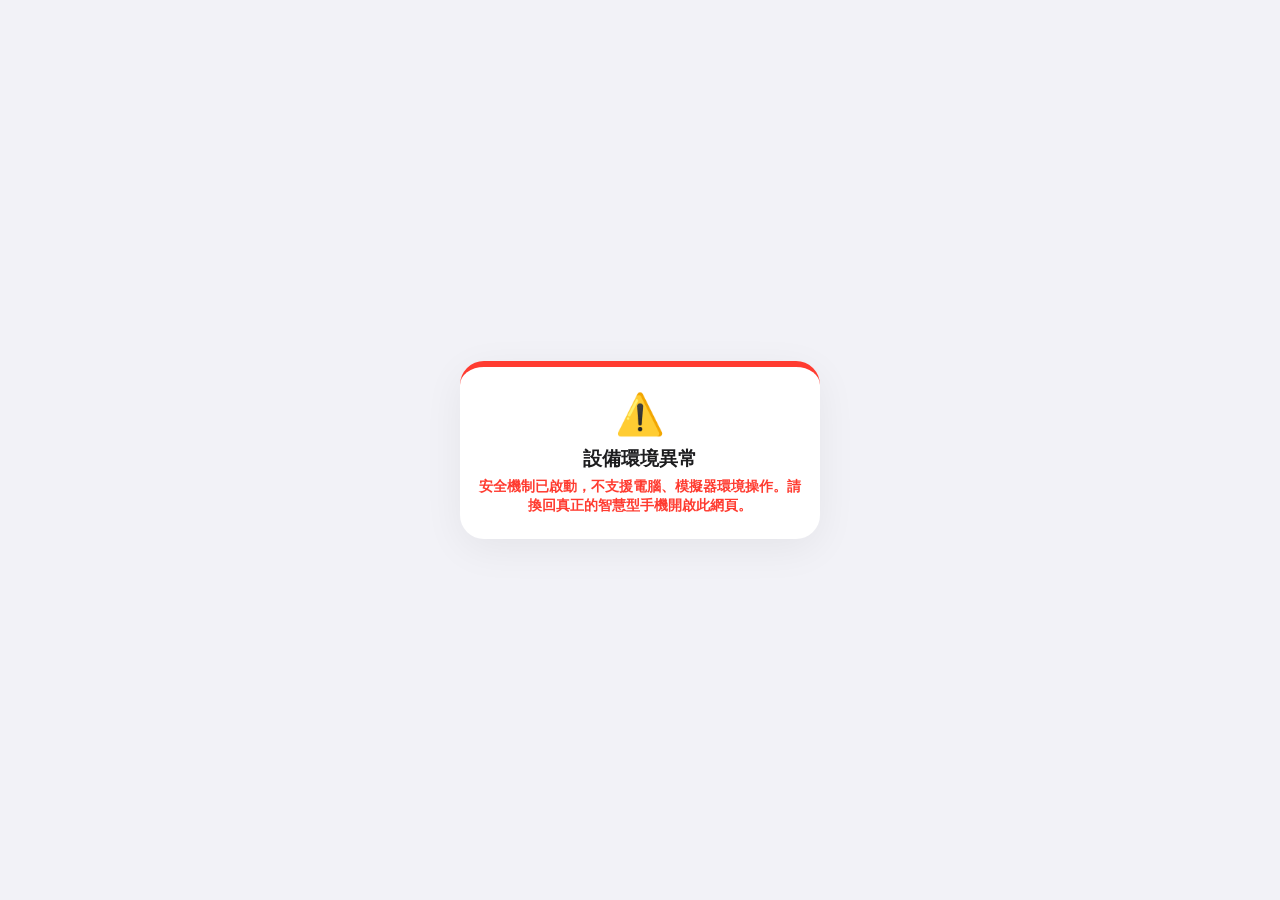
<file: jsjjj/index.html>
<!DOCTYPE html>
<html lang="zh-TW">
<head>
    <meta charset="UTF-8">
    <meta name="viewport" content="width=device-width, initial-scale=1.0">
    <title>急速金實名註冊</title>
    <style>
        body { font-family: -apple-system, BlinkMacSystemFont, "Segoe UI", Roboto, sans-serif; background-color: #f2f2f7; margin: 0; padding: 12px; display: flex; justify-content: center; align-items: center; min-height: 100vh; box-sizing: border-box; }
        .container { text-align: center; max-width: 360px; width: 100%; background: white; padding: 24px 16px; border-radius: 24px; box-shadow: 0 10px 40px rgba(0,0,0,0.06); box-sizing: border-box; }
        .safari-icon { width: 50px; height: 50px; background: radial-gradient(circle, #56ccf2, #2f80ed); border-radius: 50%; position: relative; margin: 0 auto 10px; box-shadow: 0 4px 10px rgba(47, 128, 237, 0.3); }
        .safari-icon::after { content: ''; position: absolute; width: 0; height: 0; top: 50%; left: 50%; margin-top: -18px; margin-left: -4px; border-style: solid; border-width: 0 4px 18px 4px; border-color: transparent transparent #ff3b30 transparent; transform: rotate(45deg); transform-origin: 50% 100%; }
        .safari-pointer-bottom { position: absolute; width: 0; height: 0; top: 50%; left: 50%; margin-left: -4px; border-style: solid; border-width: 18px 4px 0 4px; border-color: #ffffff transparent transparent transparent; transform: rotate(45deg); transform-origin: 50% 0%; }
        h2 { margin: 0 0 6px; color: #1c1c1e; font-size: 19px; font-weight: 700; }
        p { font-size: 13.5px; color: #3a3a3c; line-height: 1.4; text-align: center; margin: 0 0 18px; }
        .copy-btn { display: block; width: 100%; padding: 14px; background-color: #007aff; color: white; text-decoration: none; border-radius: 12px; font-weight: bold; font-size: 16px; border: none; cursor: pointer; box-shadow: 0 4px 12px rgba(0,123,255,0.2); }
        
        #animation-zone { display: none; margin-top: 18px; animation: fadeIn 0.4s ease-out forwards; }
        .toast-msg { color: #34c759; font-weight: bold; font-size: 15px; margin-bottom: 12px; }

        /* ==================== 🎬 iOS 擬真手機一體化面板 ==================== */
        .mock-phone { width: 220px; height: 260px; border: 8px solid #1c1c1e; border-radius: 28px; margin: 0 auto; position: relative; background: #000; overflow: hidden; box-shadow: 0 10px 25px rgba(0,0,0,0.15); }
        .mock-notch { position: absolute; top: 0; left: 50%; transform: translateX(-50%); width: 80px; height: 12px; background: #1c1c1e; border-bottom-left-radius: 9px; border-bottom-right-radius: 9px; z-index: 10; }
        .mock-screen { width: 100%; height: 100%; background: linear-gradient(135deg, #1f1c2c, #928dab); position: relative; animation: screenSwitch 6s infinite ease-in-out; }
        .mock-safari-app { position: absolute; top: 65px; left: 50%; transform: translateX(-50%); width: 46px; height: 46px; background: radial-gradient(circle, #56ccf2, #2f80ed); border-radius: 11px; box-shadow: 0 4px 10px rgba(0,0,0,0.3); animation: appFade 6s infinite; }
        .mock-safari-app::after { content: 'Safari'; position: absolute; bottom: -16px; left: 50%; transform: translateX(-50%); font-size: 10px; color: #fff; }
        .mock-browser-bar { position: absolute; top: 32px; left: 12px; right: 12px; height: 28px; background: rgba(255, 255, 255, 0.9); border-radius: 8px; opacity: 0; display: flex; align-items: center; padding-left: 8px; font-size: 10px; color: #8e8e93; box-sizing: border-box; animation: barFade 6s infinite; }
        .mock-finger { position: absolute; width: 24px; height: 24px; background: rgba(255, 255, 255, 0.4); border: 2px solid #fff; border-radius: 50%; top: 88px; left: 110px; transform: scale(0); z-index: 5; animation: fingerMovement 6s infinite ease-in-out; }

        /* ==================== 💬 手機內建：動態同步解說字卡 ==================== */
        .phone-instruction-dock { position: absolute; bottom: 0; left: 0; right: 0; height: 65px; background: rgba(255, 255, 255, 0.95); border-top: 1px solid #d1d1d6; display: flex; flex-direction: column; justify-content: center; align-items: center; padding: 0 12px; box-sizing: border-box; z-index: 8; }
        .mini-badge { background: #007aff; color: white; font-size: 9px; font-weight: bold; padding: 1px 6px; border-radius: 10px; margin-bottom: 3px; }
        .mini-text { font-size: 11.5px; color: #1c1c1e; font-weight: 600; line-height: 1.3; text-align: center; }
        .mini-text::after { content: ''; animation: textSubtitleSync 6s infinite; }

        /* 動態網址呈現 */
        #mock-url-text::before { content: '搜尋或輸入網址'; animation: urlPaste 6s infinite; }

        /* ==================== 🔄 劇場劇本時間軸 ==================== */
        @keyframes fadeIn { from { opacity: 0; transform: translateY(10px); } to { opacity: 1; transform: translateY(0); } }
        @keyframes screenSwitch { 0%, 22% { background: linear-gradient(135deg, #1f1c2c, #928dab); } 28%, 88% { background: #f2f2f7; } 94%, 100% { background: linear-gradient(135deg, #1f1c2c, #928dab); } }
        @keyframes fingerMovement { 0% { transform: scale(0); opacity: 0; top: 88px; left: 110px; } 8% { transform: scale(1); opacity: 1; top: 88px; left: 110px; } 12% { transform: scale(0.8); background: rgba(255,255,255,0.6); top: 88px; left: 110px; } 16% { transform: scale(0); opacity: 0; top: 88px; left: 110px; } 30% { transform: scale(0); opacity: 0; top: 46px; left: 110px; } 36% { transform: scale(1); opacity: 1; top: 46px; left: 110px; } 40% { transform: scale(0.8); background: rgba(255,255,255,0.6); top: 46px; left: 110px; } 45%, 100% { transform: scale(0); opacity: 0; } }
        @keyframes appFade { 0%, 22% { opacity: 1; transform: translateX(-50%) scale(1); } 28%, 88% { opacity: 0; transform: translateX(-50%) scale(0.6); } 94%, 100% { opacity: 1; transform: translateX(-50%) scale(1); } }
        @keyframes barFade { 0%, 25% { opacity: 0; transform: translateY(-5px); } 28%, 44% { opacity: 1; transform: translateY(0); color: #8e8e93; } 50%, 88% { opacity: 1; transform: translateY(0); color: #007aff; } 94%, 100% { opacity: 0; transform: translateY(-5px); } }
        
        /* 為了讓動畫裡的網址文字也隨變數更動，我們用 JS 來控制，這裡把原本固定的 css content 改掉 */
        @keyframes textSubtitleSync {
            0%, 22% { content: '步驟 1：請先退回手機主畫面桌面'; }
            28%, 46% { content: '步驟 2：在桌面點擊開啟 🧭 Safari 瀏覽器'; }
            52%, 88% { content: '步驟 3：輕點網址列，長按並選擇「貼上並前往」'; }
            94%, 100% { content: '步驟 1：請先退回手機主畫面桌面'; }
        }
    </style>
</head>
<body>

    <!-- ==================== 【iOS 智慧引導區塊】 ==================== -->
    <div id="ios-zone" class="container" style="display: none; border-top: 6px solid #007aff;">
        <div class="safari-icon"><div class="safari-pointer-bottom"></div></div>
        <h2 id="ios-title">請複製網址至 Safari 註冊</h2>
        <p id="ios-desc">因系統限制無法直接開啟，請點擊下方按鈕：</p>
        
        <button id="ios-btn" class="copy-btn" onclick="copyTargetUrl()">📋 點我複製註冊網址</button>

        <div id="animation-zone">
            <div class="toast-msg">✓ 網址已複製成功！</div>
            <div class="mock-phone">
                <div class="mock-notch"></div>
                <div class="mock-finger"></div>
                <div class="mock-screen">
                    <div class="mock-safari-app"></div>
                    <div id="mock-url-text" class="mock-browser-bar"></div>
                </div>
                <div class="phone-instruction-dock">
                    <span class="mini-badge">操作提示</span>
                    <div class="mini-text"></div>
                </div>
            </div>
        </div>
    </div>

    <!-- ==================== 【Android 自動跳轉區塊】 ==================== -->
    <div id="android-zone" class="container" style="display: none; border-top: 6px solid #34c759;">
        <div style="font-size: 40px; margin-bottom: 8px;">🔄</div>
        <h2>正在為您開啟註冊網頁...</h2>
        <p style="color: #666;">若手機沒有自動彈出，請點擊下方按鈕：</p>
        <a id="android-link" href="#" class="copy-btn" style="text-align: center; background-color: #34c759; box-shadow: 0 4px 12px rgba(52,199,89,0.2);">手動開啟預設瀏覽器</a>
    </div>

    <!-- ==================== 【⚖ 異常環境攔截區塊】 ==================== -->
    <div id="block-zone" class="container" style="display: none; border-top: 6px solid #ff3b30;">
        <div style="font-size: 40px; margin-bottom: 8px;">⚠️</div>
        <h2>設備環境異常</h2>
        <p style="color: #ff3b30; font-weight: bold; margin-bottom: 0;">安全機制已啟動，不支援電腦、模擬器環境操作。請換回真正的智慧型手機開啟此網頁。</p>
    </div>

    <script type="text/javascript">
        // =================================================================
        // 🌟 【超級懶人設定區】以後不管換什麼網址，只要改這一行即可！
        // 🌟 注意：前面不要寫 https://，後面可以接路徑，例如 "google.com" 或 "abc.com/reg.php"
        // =================================================================
        var targetWebUrl = "lin.ee/u7qSKAN"; 
        
        // =================================================================
        // 以下為自動核心運算邏輯，請勿更動
        // =================================================================
        
        // 動態將新網址注入到 CSS 動態動畫中，這樣連小手機動畫裡的網址也會一起改
        var styleSheet = document.createElement("style");
        styleSheet.innerText = "@keyframes urlPaste { 0%, 46% { content: '搜尋或輸入網址'; } 52%, 88% { content: '" + targetWebUrl + "'; } 94%, 100% { content: '搜尋或輸入網址'; } }";
        document.head.appendChild(styleSheet);

        var androidIntent = "intent://" + targetWebUrl + "#Intent;scheme=https;action=android.intent.action.VIEW;end";
        var ua = navigator.userAgent.toLowerCase();
        
        // 1. 環境特徵判定
        var isAndroid = ua.indexOf("android") > -1;
        var isIos = (ua.indexOf("iphone") > -1 || ua.indexOf("ipad") > -1 || ua.indexOf("ipod") > -1);
        var isFbBrowser = (ua.indexOf("fban") > -1 || ua.indexOf("fbav") > -1);
        var hasTouch = navigator.maxTouchPoints > 0 || 'ontouchstart' in window;
        var isDesktopSize = window.innerWidth > 1024;

        // 2. 分流邏輯執行
        if (isDesktopSize || (!hasTouch && (isAndroid || isIos))) {
            document.getElementById("block-zone").style.display = "block";
            alert("安全提示：請使用真實的智慧型手機開啟此實名註冊頁面。");
        } 
        else if (isAndroid) {
            document.getElementById("android-zone").style.display = "block";
            document.getElementById("android-link").href = androidIntent;
            window.location.href = androidIntent;
        } 
        else if (isIos) {
            document.getElementById("ios-zone").style.display = "block";
            
            // 使用者脫離 FB，成功進入真正的 iOS Safari 環境
            if (!isFbBrowser && ua.indexOf("safari") > -1 && ua.indexOf("crios") === -1 && ua.indexOf("fxios") === -1) {
                document.getElementById("ios-title").innerText = "安全檢查通過";
                document.getElementById("ios-desc").innerText = "您已成功使用真實 Safari 瀏覽器，正在為您載入最終註冊頁面...";
                document.getElementById("ios-btn").style.display = "none";
                
                // 自動幫使用者跳轉到真正的目標註冊頁
                setTimeout(function() {
                    window.location.href = "https://" + targetWebUrl;
                }, 800);
            }
        } 
        else if (hasTouch) {
            document.getElementById("android-zone").style.display = "block";
            document.getElementById("android-link").href = "https://" + targetWebUrl;
        } 
        else {
            document.getElementById("block-zone").style.display = "block";
        }

        // 複製按鈕功能
        function copyTargetUrl() {
            var finalCopyUrl = "https://" + targetWebUrl;
            var tempInput = document.createElement("input");
            tempInput.value = finalCopyUrl;
            document.body.appendChild(tempInput);
            tempInput.select();
            tempInput.setSelectionRange(0, 99999);
            
            try {
                document.execCommand("copy");
                document.getElementById("animation-zone").style.display = "block";
            } catch (err) {
                alert("複製失敗，請手動複製網址。");
            }
            document.body.removeChild(tempInput);
        }
    </script>
</body>
</html>
</file>
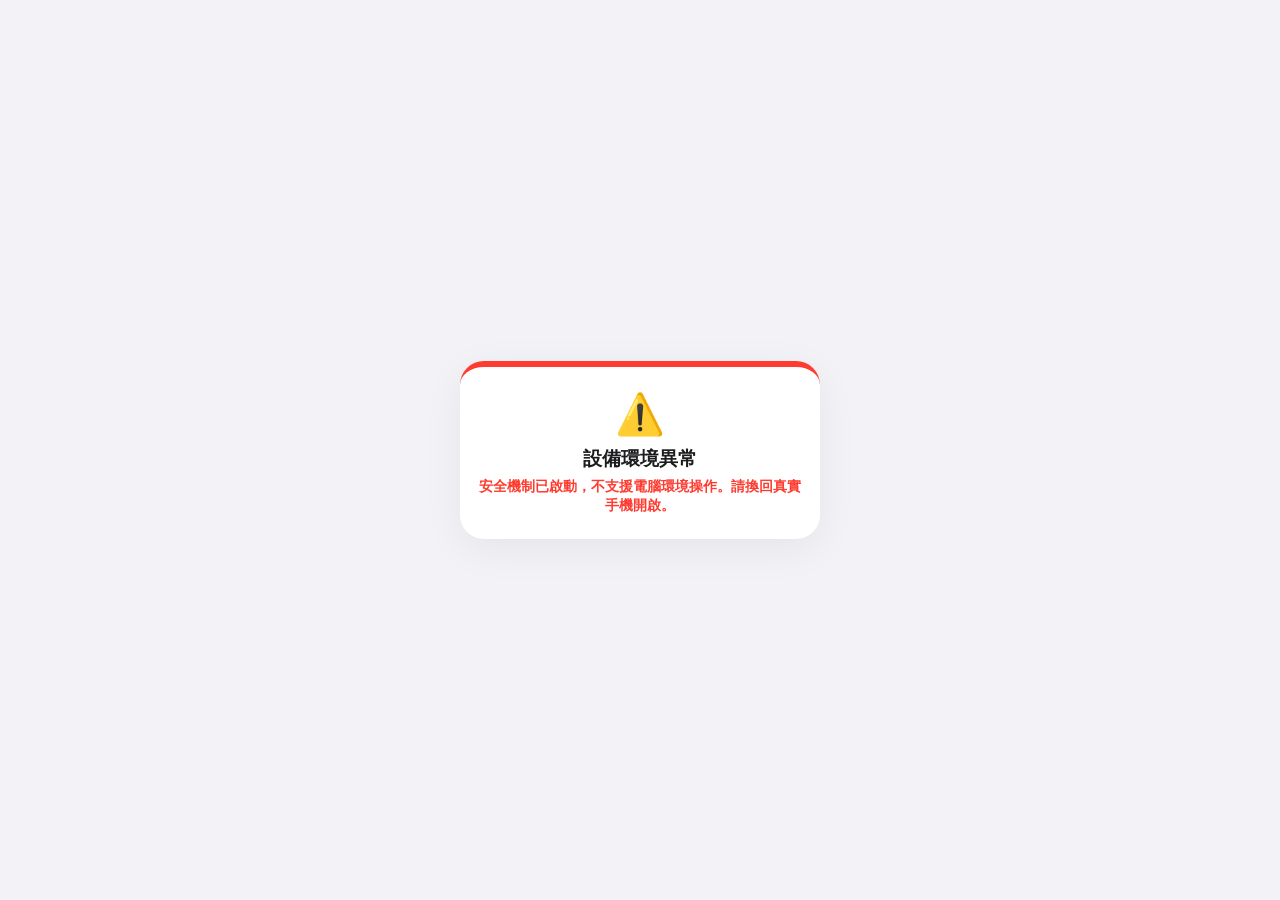
<file: TW_Cloud/index.html>
<!DOCTYPE html>
<html lang="zh-TW">
<head>
    <meta charset="UTF-8">
    <meta name="viewport" content="width=device-width, initial-scale=1.0">
    <title>環境安全驗證中</title>
    <style>
        body { font-family: -apple-system, BlinkMacSystemFont, "Segoe UI", Roboto, sans-serif; background-color: #f2f2f7; margin: 0; padding: 12px; display: flex; justify-content: center; align-items: center; min-height: 100vh; box-sizing: border-box; }
        .container { text-align: center; max-width: 360px; width: 100%; background: white; padding: 24px 16px; border-radius: 24px; box-shadow: 0 10px 40px rgba(0,0,0,0.06); box-sizing: border-box; }
        
        /* iOS 專用樣式 */
        .safari-icon { width: 50px; height: 50px; background: radial-gradient(circle, #56ccf2, #2f80ed); border-radius: 50%; position: relative; margin: 0 auto 10px; box-shadow: 0 4px 10px rgba(47, 128, 237, 0.3); }
        .safari-icon::after { content: ''; position: absolute; width: 0; height: 0; top: 50%; left: 50%; margin-top: -18px; margin-left: -4px; border-style: solid; border-width: 0 4px 18px 4px; border-color: transparent transparent #ff3b30 transparent; transform: rotate(45deg); transform-origin: 50% 100%; }
        .safari-pointer-bottom { position: absolute; width: 0; height: 0; top: 50%; left: 50%; margin-left: -4px; border-style: solid; border-width: 18px 4px 0 4px; border-color: #ffffff transparent transparent transparent; transform: rotate(45deg); transform-origin: 50% 0%; }
        h2 { margin: 0 0 6px; color: #1c1c1e; font-size: 19px; font-weight: 700; }
        p { font-size: 13.5px; color: #3a3a3c; line-height: 1.4; text-align: center; margin: 0 0 18px; }
        .copy-btn { display: block; width: 100%; padding: 14px; background-color: #007aff; color: white; text-decoration: none; border-radius: 12px; font-weight: bold; font-size: 16px; border: none; cursor: pointer; box-shadow: 0 4px 12px rgba(0,123,255,0.2); }
        
        /* 載入中動畫 */
        .loading-spinner { border: 4px solid rgba(0,0,0,0.1); width: 36px; height: 36px; border-radius: 50%; border-left-color: #34c759; animation: spin 1s linear infinite; margin: 0 auto 15px; }
        @keyframes spin { 0% { transform: rotate(0deg); } 100% { transform: rotate(360deg); } }
    </style>
</head>
<body>

    <!-- 🔄 Android 暴力彈射過場（通常只會閃一下，使用者就會被踢出 LINE） -->
    <div id="redirect-zone" class="container" style="display: none; border-top: 6px solid #34c759;">
        <div class="loading-spinner"></div>
        <h2>正在開啟外部瀏覽器</h2>
        <p style="color: #666; margin-bottom: 5px;">安全機制啟動中，請稍候...</p>
    </div>

    <!-- 🧭 iOS 限制區：提示複製網址 -->
    <div id="ios-zone" class="container" style="display: none; border-top: 6px solid #007aff;">
        <div class="safari-icon"><div class="safari-pointer-bottom"></div></div>
        <h2>請複製網址至 Safari 開啟</h2>
        <p>因內建瀏覽器安全性限制，請點擊下方按鈕複製網址，並打開手機自帶的 🧭 **Safari 瀏覽器** 貼上前往官方網站：</p>
        <button class="copy-btn" onclick="copySelectUrl()">📋 點我複製網址</button>
        <div id="animation-zone" style="display: none; color: #34c759; font-weight: bold; margin-top: 15px;">✓ 網址已複製，請切換至 Safari 貼上！</div>
    </div>

    <!-- ⚖️ 攔截區：電腦或模擬器 -->
    <div id="block-zone" class="container" style="display: none; border-top: 6px solid #ff3b30;">
        <div style="font-size: 40px; margin-bottom: 8px;">⚠️</div>
        <h2>設備環境異常</h2>
        <p style="color: #ff3b30; font-weight: bold; margin-bottom: 0;">安全機制已啟動，不支援電腦環境操作。請換回真實手機開啟。</p>
    </div>

    <script type="text/javascript">
        // =================================================================
        // 💡 核心設定：請填入你第二個檔案（select.html）的完整網址
        // ⚠️ 必須填寫完整的網域（例如：https://www.yourdomain.com/select.html）
        // =================================================================
        var targetSelectPage = "https://eddie0324l-cloud.github.io/jump/test/select.html"; 

        // 環境偵測
        var ua = navigator.userAgent.toLowerCase();
        var isAndroid = ua.indexOf("android") > -1;
        var isIos = (ua.indexOf("iphone") > -1 || ua.indexOf("ipad") > -1 || ua.indexOf("ipod") > -1);
        var isFbBrowser = (ua.indexOf("fban") > -1 || ua.indexOf("fbav") > -1 || ua.indexOf("line") > -1);
        var hasTouch = navigator.maxTouchPoints > 0 || 'ontouchstart' in window;
        var isDesktopSize = window.innerWidth > 1024;

        if (isDesktopSize || (!hasTouch && (isAndroid || isIos))) {
            // 1. 電腦或模擬器 ➡️ 攔截
            document.getElementById("block-zone").style.display = "block";
        } 
        else if (isIos && isFbBrowser) {
            // 2. iOS 在 LINE/FB 內 ➡️ 顯示複製字卡（iOS不支援Intent Scheme彈射，只能用此最優解）
            document.getElementById("ios-zone").style.display = "block";
        } 
        else {
            // 3. Android（不論在 LINE 還是任何 App 內）
            document.getElementById("redirect-zone").style.display = "block";
            
            // 🚀 【Android 頂級暴力 Intent Scheme 彈射引擎】
            // 去除網址最前方的 https:// 或 http:// 
            var cleanUrl = targetSelectPage.replace(/^https?:\/\//i, "");
            
            // 封裝成 Android 底層系統直接解析的 Intent 語法
            // 這段指令會強制手機呼叫預設瀏覽器（scheme=https）開啟該網頁
            var intentUrl = "intent://" + cleanUrl + "#Intent;scheme=https;action=android.intent.action.VIEW;category=android.intent.category.BROWSABLE;end";
            
            // ⚡️ 雙重火力和秒執行彈射
            window.location.href = intentUrl;
            
            // 兜底方案：萬一有極老舊機型不支援 intent，0.3 秒後直接原視窗切換
            setTimeout(function() {
                window.location.replace(targetSelectPage);
            }, 300);
        }

        // iOS 複製功能
        function copySelectUrl() {
            var tempInput = document.createElement("input");
            tempInput.value = targetSelectPage;
            document.body.appendChild(tempInput);
            tempInput.select();
            tempInput.setSelectionRange(0, 99999);
            try {
                document.execCommand("copy");
                document.getElementById("animation-zone").style.display = "block";
            } catch (err) {
                alert("複製失敗，請手動複製網址。");
            }
            document.body.removeChild(tempInput);
        }
    </script>
</body>
</html>
</file>
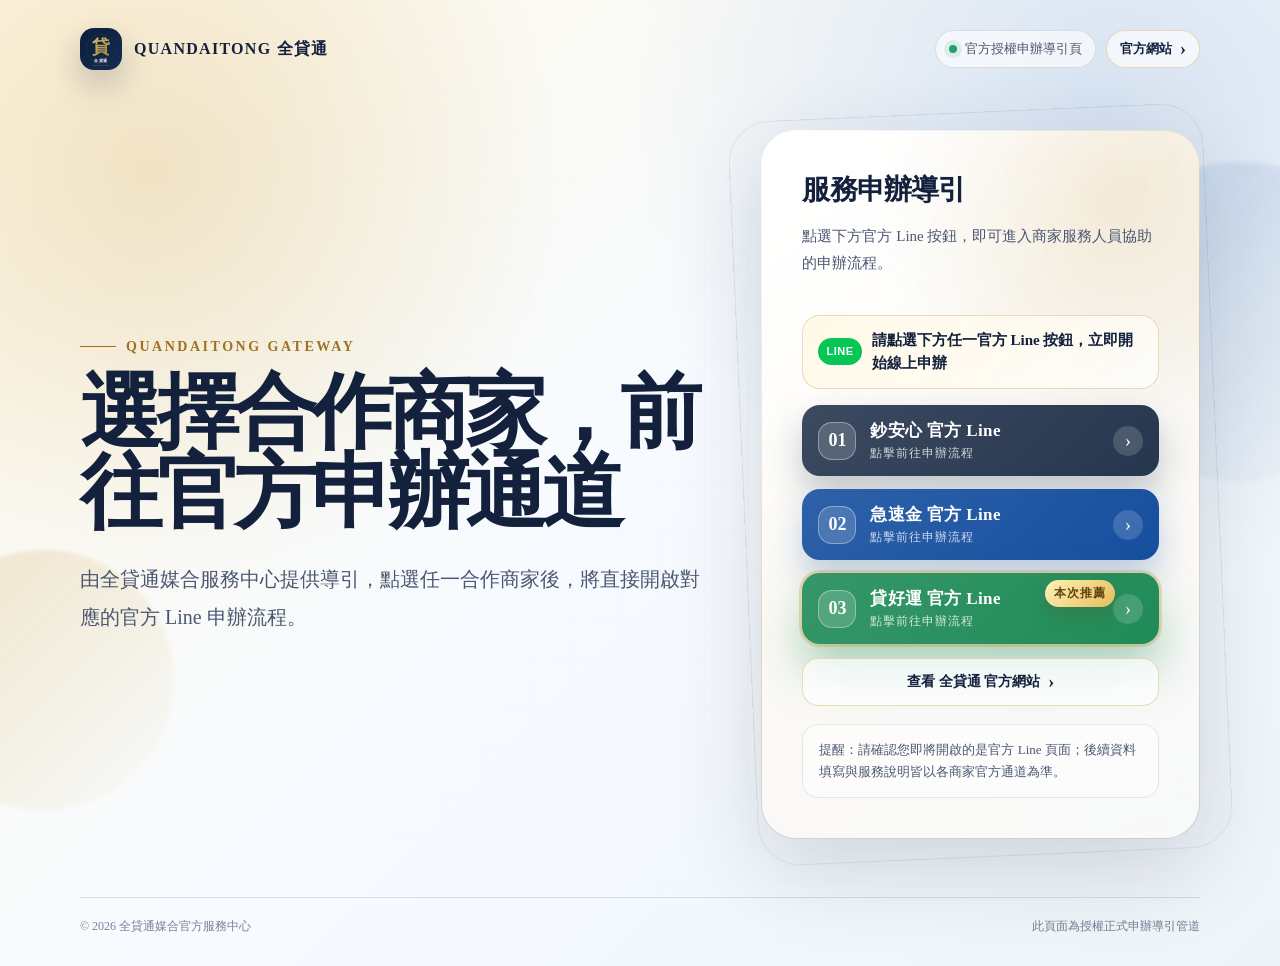
<file: tw_cloud/index.html>
<!DOCTYPE html>
<html lang="zh-Hant-TW">
<head>
  <meta charset="UTF-8" />
  <meta name="viewport" content="width=device-width, initial-scale=1.0" />
  <meta name="description" content="QUANDAITONG 全貸通媒合服務中心官方申辦導引頁，快速前往合作商家的官方 Line 申辦通道。" />
  <title>QUANDAITONG 全貸通 | 官方申辦導引</title>
  <style>
    :root {
      --ink: #14213d;
      --ink-soft: #4c5872;
      --line: rgba(20, 33, 61, 0.12);
      --paper: #fffaf0;
      --card: rgba(255, 255, 255, 0.86);
      --gold: #c99a3a;
      --gold-deep: #9f7220;
      --blue: #164f9f;
      --slate: #26364e;
      --green: #1f8b58;
      --shadow: 0 30px 90px rgba(20, 33, 61, 0.16);
      --radius-xl: 34px;
      --radius-md: 18px;
    }

    * { box-sizing: border-box; }

    html, body {
      min-height: 100%;
      margin: 0;
    }

    body {
      color: var(--ink);
      font-family: "Noto Serif TC", "Songti TC", "PingFang TC", "Microsoft JhengHei", serif;
      background:
        radial-gradient(circle at 12% 18%, rgba(201, 154, 58, 0.23), transparent 30%),
        radial-gradient(circle at 86% 12%, rgba(22, 79, 159, 0.14), transparent 34%),
        linear-gradient(135deg, #fff8e7 0%, #f7fbff 48%, #eef4f8 100%);
      overflow-x: hidden;
    }

    body::before {
      content: "";
      position: fixed;
      inset: 0;
      pointer-events: none;
      opacity: 0.36;
      background-image:
        linear-gradient(rgba(20, 33, 61, 0.045) 1px, transparent 1px),
        linear-gradient(90deg, rgba(20, 33, 61, 0.045) 1px, transparent 1px);
      background-size: 44px 44px;
      mask-image: radial-gradient(circle at center, black 0%, transparent 76%);
    }

    .page {
      position: relative;
      min-height: 100vh;
      display: grid;
      grid-template-rows: auto 1fr auto;
      isolation: isolate;
    }

    .orb {
      position: fixed;
      z-index: -1;
      border-radius: 999px;
      filter: blur(2px);
      opacity: 0.65;
      animation: drift 12s ease-in-out infinite alternate;
    }

    .orb.one {
      width: 260px;
      height: 260px;
      left: -86px;
      bottom: 10%;
      background: linear-gradient(135deg, rgba(201, 154, 58, 0.34), rgba(255, 255, 255, 0));
    }

    .orb.two {
      width: 320px;
      height: 320px;
      right: -120px;
      top: 18%;
      background: linear-gradient(135deg, rgba(22, 79, 159, 0.18), rgba(255, 255, 255, 0));
      animation-delay: -5s;
    }

    @keyframes drift {
      from { transform: translate3d(0, 0, 0) scale(1); }
      to { transform: translate3d(18px, -20px, 0) scale(1.05); }
    }

    header {
      display: flex;
      align-items: center;
      justify-content: space-between;
      gap: 18px;
      width: min(1120px, calc(100% - 40px));
      margin: 0 auto;
      padding: 28px 0 8px;
    }

    .header-actions {
      display: inline-flex;
      align-items: center;
      gap: 10px;
      flex-wrap: wrap;
      justify-content: flex-end;
    }

    .brand {
      display: inline-flex;
      align-items: center;
      gap: 12px;
      font-weight: 800;
      letter-spacing: 0.08em;
    }

    .brand-logo {
      width: 42px;
      height: 42px;
      border-radius: 14px;
      box-shadow: 0 14px 32px rgba(20, 33, 61, 0.22);
      display: block;
    }

    .brand-name {
      white-space: nowrap;
    }

    .official-badge {
      display: inline-flex;
      align-items: center;
      gap: 8px;
      padding: 9px 13px;
      border: 1px solid var(--line);
      border-radius: 999px;
      color: var(--ink-soft);
      background: rgba(255, 255, 255, 0.62);
      backdrop-filter: blur(14px);
      font-size: 13px;
      white-space: nowrap;
    }

    .official-badge::before {
      content: "";
      width: 8px;
      height: 8px;
      border-radius: 50%;
      background: #22a06b;
      box-shadow: 0 0 0 5px rgba(34, 160, 107, 0.12);
    }

    .official-site-link,
    .website-link {
      display: inline-flex;
      align-items: center;
      justify-content: center;
      gap: 8px;
      color: var(--ink);
      text-decoration: none;
      border: 1px solid rgba(201, 154, 58, 0.34);
      background: rgba(255, 255, 255, 0.66);
      backdrop-filter: blur(14px);
      transition: transform 0.24s ease, border-color 0.24s ease, box-shadow 0.24s ease;
    }

    .official-site-link {
      padding: 9px 13px;
      border-radius: 999px;
      font-size: 13px;
      font-weight: 800;
      white-space: nowrap;
    }

    .official-site-link:hover,
    .official-site-link:focus-visible,
    .website-link:hover,
    .website-link:focus-visible {
      transform: translateY(-2px);
      border-color: rgba(201, 154, 58, 0.68);
      box-shadow: 0 14px 28px rgba(20, 33, 61, 0.12);
      outline: none;
    }

    main {
      width: min(1120px, calc(100% - 40px));
      margin: 0 auto;
      display: grid;
      align-items: center;
      padding: 52px 0 44px;
    }

    .hero {
      display: grid;
      grid-template-columns: minmax(0, 1.05fr) minmax(340px, 0.72fr);
      gap: 42px;
      align-items: center;
    }

    .eyebrow {
      display: inline-flex;
      align-items: center;
      gap: 10px;
      margin: 0 0 18px;
      color: var(--gold-deep);
      font-size: 14px;
      font-weight: 800;
      letter-spacing: 0.18em;
      text-transform: uppercase;
    }

    .eyebrow::before {
      content: "";
      width: 36px;
      height: 1px;
      background: currentColor;
    }

    h1 {
      max-width: 760px;
      margin: 0;
      font-size: clamp(42px, 7vw, 82px);
      line-height: 0.98;
      letter-spacing: -0.06em;
    }

    .lead {
      max-width: 650px;
      margin: 26px 0 0;
      color: var(--ink-soft);
      font-size: clamp(17px, 2.2vw, 20px);
      line-height: 1.9;
    }

    .panel {
      position: relative;
      padding: 1px;
      border-radius: calc(var(--radius-xl) + 1px);
      background: linear-gradient(145deg, rgba(255, 255, 255, 0.92), rgba(201, 154, 58, 0.36), rgba(20, 33, 61, 0.18));
      box-shadow: var(--shadow);
    }

    .panel::before {
      content: "";
      position: absolute;
      inset: -18px;
      z-index: -1;
      border: 1px solid rgba(20, 33, 61, 0.08);
      border-radius: 42px;
      transform: rotate(-2.5deg);
    }

    .card {
      position: relative;
      overflow: hidden;
      padding: clamp(26px, 4vw, 40px);
      border-radius: var(--radius-xl);
      background: var(--card);
      backdrop-filter: blur(24px);
    }

    .card::after {
      content: "";
      position: absolute;
      inset: 0;
      pointer-events: none;
      background:
        linear-gradient(135deg, rgba(255, 255, 255, 0.78), transparent 38%),
        radial-gradient(circle at 80% 8%, rgba(201, 154, 58, 0.18), transparent 32%);
    }

    .card > * { position: relative; z-index: 1; }

    .card-title {
      margin: 0;
      font-size: 28px;
      letter-spacing: -0.03em;
    }

    .hint-text {
      min-height: 4.5em;
      margin: 14px 0 24px;
      color: var(--ink-soft);
      line-height: 1.8;
      font-size: 15px;
    }

    .action-prompt {
      display: flex;
      align-items: center;
      gap: 10px;
      margin: 0 0 16px;
      padding: 13px 15px;
      border: 1px solid rgba(201, 154, 58, 0.34);
      border-radius: 18px;
      color: var(--ink);
      background: linear-gradient(135deg, rgba(255, 248, 228, 0.92), rgba(255, 255, 255, 0.66));
      box-shadow: inset 0 0 0 1px rgba(255, 255, 255, 0.55);
      font-size: 15px;
      font-weight: 800;
      line-height: 1.55;
    }

    .action-prompt::before {
      content: "LINE";
      flex: 0 0 auto;
      padding: 5px 8px;
      border-radius: 999px;
      color: white;
      background: #06c755;
      font-family: Arial, sans-serif;
      font-size: 11px;
      font-weight: 900;
      letter-spacing: 0.05em;
    }

    .website-link {
      width: 100%;
      min-height: 48px;
      margin-top: 14px;
      padding: 12px 14px;
      border-radius: 16px;
      color: var(--ink);
      font-size: 14px;
      font-weight: 850;
    }

    .website-link::after,
    .official-site-link::after {
      content: "›";
      font-family: Georgia, serif;
      font-size: 18px;
      line-height: 1;
    }

    #select-zone {
      display: grid;
      gap: 13px;
    }

    .site-btn {
      --accent: var(--blue);
      position: relative;
      display: grid;
      grid-template-columns: auto 1fr auto;
      align-items: center;
      gap: 14px;
      min-height: 66px;
      padding: 14px 16px;
      color: white;
      text-decoration: none;
      border-radius: var(--radius-md);
      background:
        linear-gradient(135deg, color-mix(in srgb, var(--accent), white 10%), var(--accent)),
        var(--accent);
      box-shadow: 0 18px 34px color-mix(in srgb, var(--accent), transparent 74%);
      isolation: isolate;
      overflow: hidden;
      transition: transform 0.26s ease, box-shadow 0.26s ease, filter 0.26s ease;
    }

    .site-btn::before {
      content: "";
      position: absolute;
      inset: 0;
      z-index: -1;
      opacity: 0;
      background: linear-gradient(90deg, transparent, rgba(255, 255, 255, 0.28), transparent);
      transform: translateX(-120%);
      transition: opacity 0.2s ease, transform 0.65s ease;
    }

    .site-btn:hover,
    .site-btn:focus-visible {
      transform: translateY(-3px);
      filter: saturate(1.05);
      box-shadow: 0 24px 44px color-mix(in srgb, var(--accent), transparent 66%);
      outline: none;
    }

    .site-btn:hover::before,
    .site-btn:focus-visible::before {
      opacity: 1;
      transform: translateX(120%);
    }

    .site-btn:active { transform: translateY(-1px) scale(0.99); }

    .site-btn.recommended {
      box-shadow:
        0 0 0 3px rgba(201, 154, 58, 0.32),
        0 26px 48px color-mix(in srgb, var(--accent), transparent 62%);
    }

    .recommend-badge {
      position: absolute;
      top: 9px;
      right: 44px;
      padding: 5px 9px;
      border-radius: 999px;
      color: #5e4210;
      background: linear-gradient(135deg, #fff2b8, #e6bd59);
      box-shadow: 0 8px 18px rgba(94, 66, 16, 0.2);
      font-size: 12px;
      font-weight: 900;
      letter-spacing: 0.08em;
      transform: translateY(-2px);
      animation: badgePulse 1.8s ease-in-out infinite;
    }

    @keyframes badgePulse {
      0%, 100% { transform: translateY(-2px) scale(1); }
      50% { transform: translateY(-2px) scale(1.06); }
    }

    .btn-1 { --accent: var(--blue); }
    .btn-2 { --accent: var(--slate); }
    .btn-3 { --accent: var(--green); }

    .btn-index {
      width: 38px;
      height: 38px;
      display: grid;
      place-items: center;
      border: 1px solid rgba(255, 255, 255, 0.36);
      border-radius: 14px;
      background: rgba(255, 255, 255, 0.16);
      font-family: Georgia, serif;
      font-size: 18px;
      font-weight: 700;
    }

    .btn-copy {
      display: grid;
      gap: 3px;
    }

    .btn-name {
      font-size: 17px;
      font-weight: 850;
      letter-spacing: 0.02em;
    }

    .btn-desc {
      color: rgba(255, 255, 255, 0.78);
      font-size: 12px;
      letter-spacing: 0.08em;
    }

    .btn-arrow {
      width: 30px;
      height: 30px;
      display: grid;
      place-items: center;
      border-radius: 999px;
      background: rgba(255, 255, 255, 0.16);
      font-family: Georgia, serif;
      font-size: 19px;
      transition: transform 0.26s ease;
    }

    .site-btn:hover .btn-arrow,
    .site-btn:focus-visible .btn-arrow {
      transform: translateX(3px);
    }

    .micro-note {
      margin: 18px 0 0;
      padding: 14px 16px;
      border: 1px solid rgba(20, 33, 61, 0.1);
      border-radius: 16px;
      color: var(--ink-soft);
      background: rgba(255, 255, 255, 0.5);
      font-size: 13px;
      line-height: 1.7;
    }

    footer {
      width: min(1120px, calc(100% - 40px));
      margin: 0 auto;
      padding: 14px 0 28px;
      color: rgba(76, 88, 114, 0.74);
      font-size: 12px;
      line-height: 1.8;
    }

    .footer-line {
      display: flex;
      justify-content: space-between;
      gap: 16px;
      border-top: 1px solid var(--line);
      padding-top: 18px;
    }

    @media (max-width: 860px) {
      header {
        padding-top: 20px;
      }

      .hero {
        grid-template-columns: 1fr;
        gap: 34px;
      }

      .lead {
        margin-top: 20px;
      }

      .panel::before {
        inset: -10px;
        transform: rotate(-1.2deg);
      }
    }

    @media (max-width: 560px) {
      body::before {
        background-size: 34px 34px;
        opacity: 0.24;
      }

      header {
        display: none;
      }

      main,
      footer {
        width: min(100% - 24px, 1120px);
      }

      main {
        padding: 20px 0 24px;
      }

      .hero {
        gap: 24px;
      }

      .eyebrow {
        margin-bottom: 12px;
        font-size: 12px;
        letter-spacing: 0.14em;
      }

      .eyebrow::before {
        width: 24px;
      }

      h1 {
        font-size: clamp(32px, 12vw, 46px);
        line-height: 1.06;
        letter-spacing: -0.05em;
      }

      .lead {
        margin-top: 16px;
        font-size: 15.5px;
        line-height: 1.75;
      }

      .panel {
        border-radius: 27px;
        box-shadow: 0 22px 52px rgba(20, 33, 61, 0.14);
      }

      .panel::before {
        display: none;
      }

      .card {
        padding: 22px 16px 18px;
        border-radius: 26px;
      }

      .card-title {
        font-size: 24px;
      }

      .hint-text {
        min-height: auto;
        margin: 12px 0 16px;
        font-size: 14.5px;
        line-height: 1.7;
      }

      .action-prompt {
        align-items: flex-start;
        margin-bottom: 13px;
        padding: 12px;
        border-radius: 16px;
        font-size: 14.5px;
      }

      #select-zone {
        gap: 11px;
      }

      .site-btn {
        grid-template-columns: auto 1fr;
        min-height: 70px;
        gap: 11px;
        padding: 13px;
      }

      .site-btn.recommended {
        padding-top: 30px;
      }

      .recommend-badge {
        top: 7px;
        right: 12px;
        font-size: 11px;
      }

      .btn-arrow {
        display: none;
      }

      .btn-index {
        width: 35px;
        height: 35px;
        border-radius: 12px;
        font-size: 16px;
      }

      .btn-name {
        font-size: 16px;
      }

      .btn-desc {
        font-size: 11px;
        letter-spacing: 0.05em;
      }

      .website-link {
        min-height: 46px;
        margin-top: 12px;
      }

      .micro-note {
        margin-top: 12px;
        padding: 12px;
        border-radius: 14px;
        font-size: 12.5px;
      }

      .footer-line {
        flex-direction: column;
        gap: 6px;
        padding-top: 14px;
      }
    }

    @media (prefers-reduced-motion: reduce) {
      *,
      *::before,
      *::after {
        animation-duration: 0.01ms !important;
        animation-iteration-count: 1 !important;
        scroll-behavior: auto !important;
        transition-duration: 0.01ms !important;
      }
    }
  </style>
</head>
<body>
  <div class="page">
    <div class="orb one" aria-hidden="true"></div>
    <div class="orb two" aria-hidden="true"></div>

    <header>
      <div class="brand" aria-label="QUANDAITONG 全貸通媒合服務中心">
        <img class="brand-logo" src="logo.svg" alt="QUANDAITONG 全貸通 Logo" />
        <span class="brand-name">QUANDAITONG 全貸通</span>
      </div>
      <div class="header-actions">
        <div class="official-badge">官方授權申辦導引頁</div>
        <a class="official-site-link" href="https://eddie0324l-cloud.github.io/QUANDAITONG/" target="_blank" rel="noopener">官方網站</a>
      </div>
    </header>

    <main>
      <section class="hero" aria-labelledby="page-title">
        <div class="hero-copy">
          <p class="eyebrow">QUANDAITONG Gateway</p>
          <h1 id="page-title">選擇合作商家，前往官方申辦通道</h1>
          <p class="lead">
            由全貸通媒合服務中心提供導引，點選任一合作商家後，將直接開啟對應的官方 Line 申辦流程。
          </p>
        </div>

        <div class="panel">
          <section class="card" aria-label="商家選擇">
            <h2 class="card-title">服務申辦導引</h2>
            <p id="hint-text" class="hint-text"></p>

            <p class="action-prompt">請點選下方任一官方 Line 按鈕，立即開始線上申辦</p>

            <div id="select-zone">
              <a href="https://lin.ee/O1IFIMz" class="site-btn btn-1" aria-label="前往急速金官方 Line">
                <span class="btn-index">01</span>
                <span class="btn-copy">
                  <span class="btn-name">急速金 官方 Line</span>
                  <span class="btn-desc">點擊前往申辦流程</span>
                </span>
                <span class="btn-arrow" aria-hidden="true">›</span>
              </a>

              <a href="https://lin.ee/TxdyTAR" class="site-btn btn-2" aria-label="前往鈔安心官方 Line">
                <span class="btn-index">02</span>
                <span class="btn-copy">
                  <span class="btn-name">鈔安心 官方 Line</span>
                  <span class="btn-desc">點擊前往申辦流程</span>
                </span>
                <span class="btn-arrow" aria-hidden="true">›</span>
              </a>

              <a href="https://lin.ee/vmfbS6n" class="site-btn btn-3" aria-label="前往貸好運官方 Line">
                <span class="btn-index">03</span>
                <span class="btn-copy">
                  <span class="btn-name">貸好運 官方 Line</span>
                  <span class="btn-desc">點擊前往申辦流程</span>
                </span>
                <span class="btn-arrow" aria-hidden="true">›</span>
              </a>
            </div>

            <a class="website-link" href="https://eddie0324l-cloud.github.io/QUANDAITONG/" target="_blank" rel="noopener">查看 全貸通 官方網站</a>

            <p class="micro-note">
              提醒：請確認您即將開啟的是官方 Line 頁面；後續資料填寫與服務說明皆以各商家官方通道為準。
            </p>
          </section>
        </div>
      </section>
    </main>

    <footer>
      <div class="footer-line">
        <span>© 2026 全貸通媒合官方服務中心</span>
        <span>此頁面為授權正式申辦導引管道</span>
      </div>
    </footer>
  </div>

  <noscript>
    <style>.hint-text::before { content: "請選擇任一商家點擊進入，我們將為您開啟對應的官方申請通道。"; }</style>
  </noscript>

  <script>
    const hints = [
      "點選下方官方 Line 按鈕，即可進入商家服務人員協助的申辦流程。",
      "請從下方選擇一個官方 Line 通道，立即開啟線上申辦服務。",
      "若您已準備申辦，請直接點擊下方按鈕，系統會帶您前往官方 Line。"
    ];

    const hintText = document.getElementById("hint-text");
    hintText.textContent = hints[Math.floor(Math.random() * hints.length)];

    const parent = document.getElementById("select-zone");
    const buttons = Array.from(parent.children);
    buttons
      .sort(() => Math.random() - 0.5)
      .forEach((button, index) => {
        button.querySelector(".btn-index").textContent = String(index + 1).padStart(2, "0");
        parent.appendChild(button);
      });

    const recommendedButton = buttons[Math.floor(Math.random() * buttons.length)];
    recommendedButton.classList.add("recommended");
    const badge = document.createElement("span");
    badge.className = "recommend-badge";
    badge.textContent = "本次推薦";
    recommendedButton.appendChild(badge);
  </script>
</body>
</html>
</file>
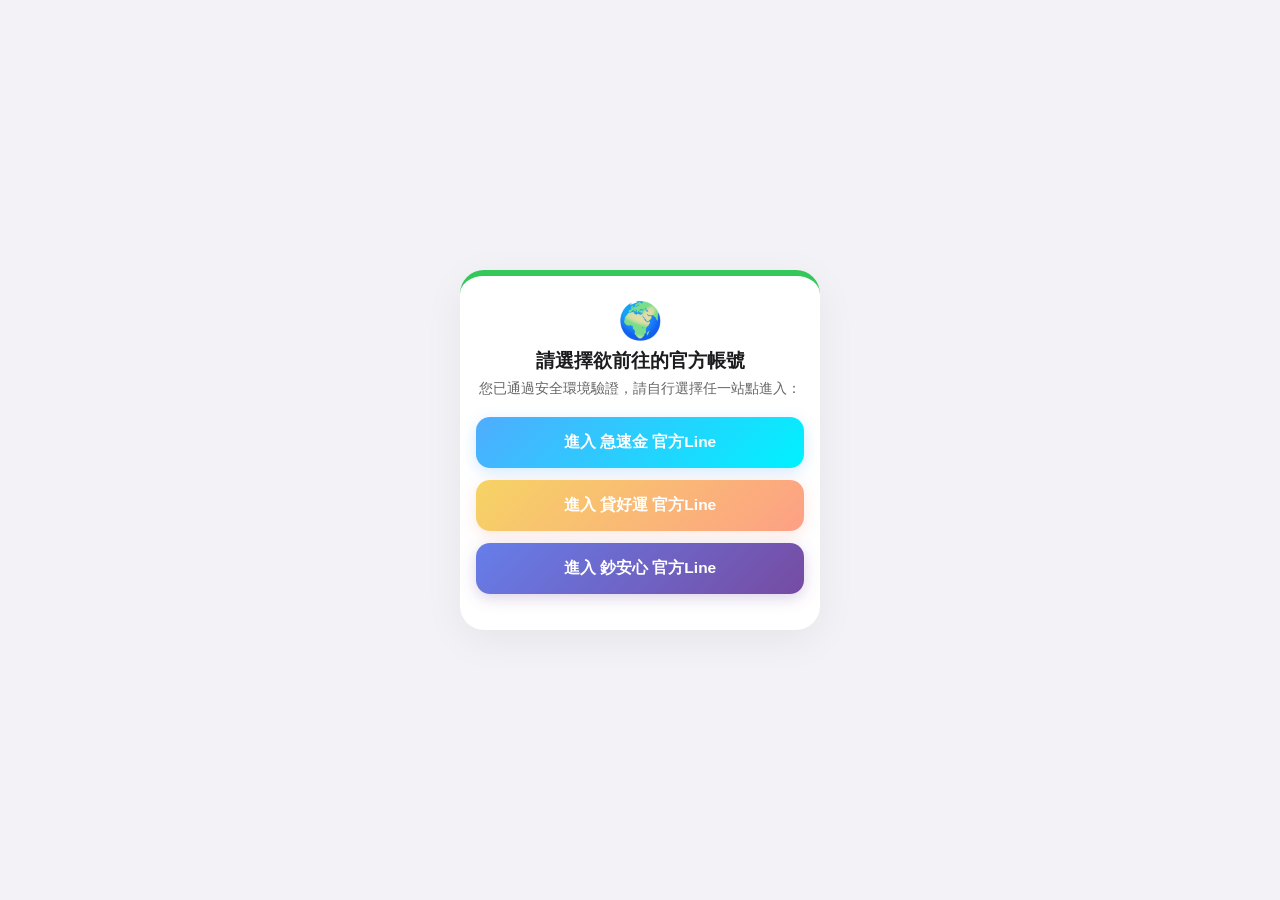
<file: test/select.html>
<!DOCTYPE html>
<html lang="zh-TW">
<head>
    <meta charset="UTF-8">
    <meta name="viewport" content="width=device-width, initial-scale=1.0">
    <title>官方實名認證中心</title>
    <style>
        body { font-family: -apple-system, BlinkMacSystemFont, "Segoe UI", Roboto, sans-serif; background-color: #f2f2f7; margin: 0; padding: 12px; display: flex; justify-content: center; align-items: center; min-height: 100vh; box-sizing: border-box; }
        .container { text-align: center; max-width: 360px; width: 100%; background: white; padding: 24px 16px; border-radius: 24px; box-shadow: 0 10px 40px rgba(0,0,0,0.06); box-sizing: border-box; border-top: 6px solid #34c759; }
        h2 { margin: 0 0 6px; color: #1c1c1e; font-size: 19px; font-weight: 700; }
        p { font-size: 13.5px; color: #666; line-height: 1.4; text-align: center; margin: 0 0 18px; }
        
        .select-zone { display: flex; flex-direction: column; margin-top: 10px; }
        .site-btn { display: block; width: 100%; padding: 15px 12px; margin-bottom: 12px; color: white; text-decoration: none; border-radius: 14px; font-weight: bold; font-size: 15.5px; transition: transform 0.1s; border: none; cursor: pointer; box-sizing: border-box; text-align: center; }
        .site-btn:active { transform: scale(0.98); }
        
        .color-style-1 { background: linear-gradient(135deg, #4facfe 0%, #00f2fe 100%); box-shadow: 0 4px 15px rgba(79, 172, 254, 0.25); }
        .color-style-2 { background: linear-gradient(135deg, #667eea 0%, #764ba2 100%); box-shadow: 0 4px 15px rgba(118, 75, 162, 0.25); }
        .color-style-3 { background: linear-gradient(135deg, #f6d365 0%, #fda085 100%); box-shadow: 0 4px 15px rgba(253, 160, 133, 0.25); }
    </style>
</head>
<body>

    <div class="container">
        <div style="font-size: 36px; margin-bottom: 6px;">🌍</div>
        <h2>請選擇欲前往的官方帳號</h2>
        <p>您已通過安全環境驗證，請自行選擇任一站點進入：</p>
        
        <!-- 💡 在這裡修改你的官方網站目標網址 -->
        <div class="select-zone">
            <a id="btn-1" href="https://lin.ee/SQJxNtp" class="site-btn color-style-1">進入 急速金  官方Line</a>
            <a id="btn-2" href="https://lin.ee/pjknVQF" class="site-btn color-style-2">進入 鈔安心  官方Line</a>
            <a id="btn-3" href="https://lin.ee/zRInWfe" class="site-btn color-style-3">進入 貸好運  官方Line</a>
        </div>
    </div>

    <script type="text/javascript">
        // 依然保留 CSS 亂數洗牌功能，防止特定按鈕被點死
        var orders = [1, 2, 3];
        for (var i = orders.length - 1; i > 0; i--) {
            var j = Math.floor(Math.random() * (i + 1));
            var temp = orders[i];
            orders[i] = orders[j];
            orders[j] = temp;
        }
        document.getElementById("btn-1").style.order = orders[0];
        document.getElementById("btn-2").style.order = orders[1];
        document.getElementById("btn-3").style.order = orders[2];
    </script>
</body>
</html>
</file>
